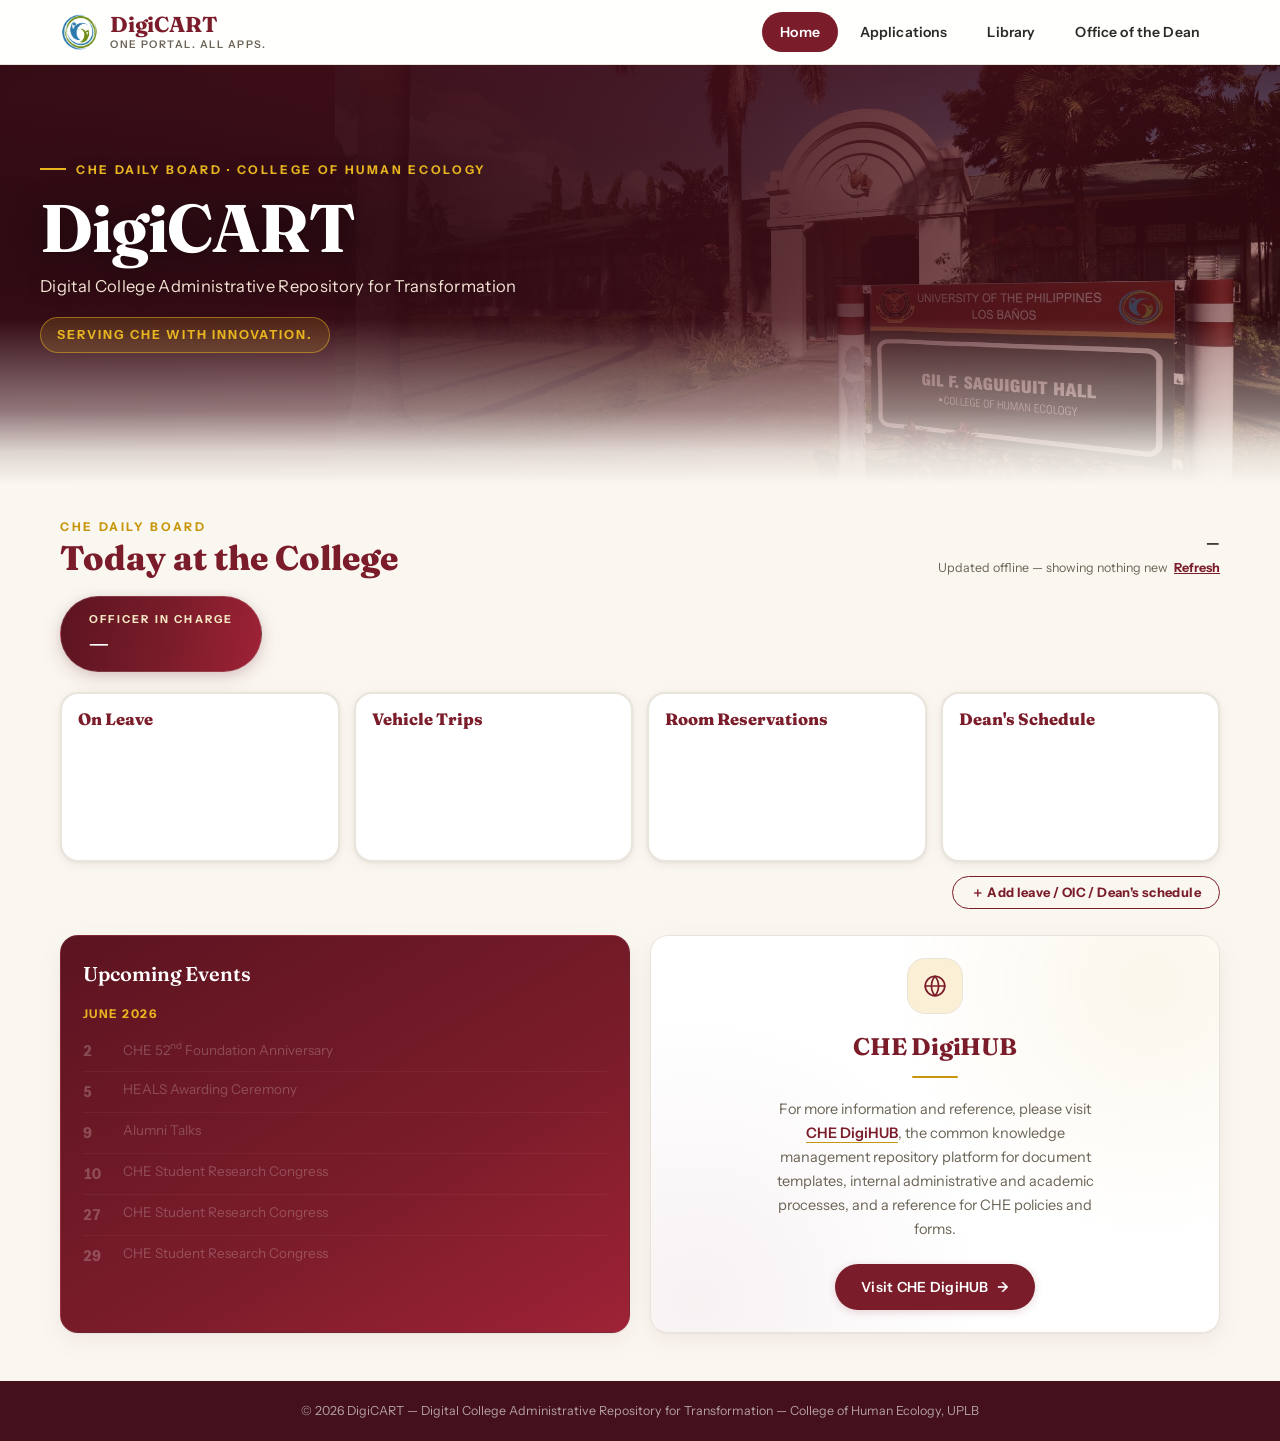
<file: index.html>
<!DOCTYPE html>
<html lang="en">
<head>
  <meta charset="UTF-8" />
  <meta name="viewport" content="width=device-width, initial-scale=1.0" />
  <title>DigiCART – Home</title>
  <link rel="preconnect" href="https://fonts.googleapis.com" />
  <link rel="preconnect" href="https://fonts.gstatic.com" crossorigin />
  <link href="https://fonts.googleapis.com/css2?family=Fraunces:opsz,wght@9..144,500;9..144,600;9..144,700&family=Instrument+Sans:wght@400;500;600;700&display=swap" rel="stylesheet" />
  <link rel="stylesheet" href="css/style.css" />
  <!-- Favicons -->
  <link rel="icon" href="favicon.ico" sizes="any" />
  <link rel="icon" type="image/png" sizes="32x32" href="favicon-32x32.png" />
  <link rel="icon" type="image/png" sizes="16x16" href="favicon-16x16.png" />
  <link rel="apple-touch-icon" href="apple-touch-icon.png" />
</head>
<body>

  <a class="skip-link" href="#main">Skip to content</a>

  <!-- SITE HEADER: brand + nav -->
  <header class="site-head">
    <div class="site-head-inner">
      <a class="brand" href="index.html" aria-label="DigiCART home">
        <img src="assets/che-logo.png" alt="College of Human Ecology logo" class="brand-logo" onerror="this.style.display='none'" />
        <span class="brand-word">
          <strong>DigiCART</strong>
          <span>One portal. All apps.</span>
        </span>
      </a>
      <nav class="apps-nav" aria-label="Main Navigation">
        <div class="nav-inner">
          <a href="index.html" class="nav-item active" aria-current="page">Home</a>
          <a href="apps.html" class="nav-item">Applications</a>
          <a href="library.html" class="nav-item">Library</a>
          <a href="chedo.html" class="nav-item special-nav">Office of the Dean</a>
        </div>
      </nav>
    </div>
  </header>

  <!-- HERO -->
  <section class="hero" aria-labelledby="hero-title">
    <div class="hero-bg" aria-hidden="true"></div>
    <div class="hero-content">
      <p class="hero-eyebrow">CHE Daily Board · College of Human Ecology</p>
      <h1 class="logo-title" id="hero-title">DigiCART</h1>
      <p class="logo-subtitle">Digital College Administrative Repository for Transformation</p>
      <p class="tagline" id="tagline">Makaekolohiyang Araw!</p>
    </div>
  </section>

  <!-- HOME CONTENT -->
  <main class="page-section" id="main">
<!-- ▼ COPY FROM HERE ▼ ═══════════════════════════════════════ -->
<section id="dc-today">
<style>
  #dc-today {
    /* Tokens mirror DigiCART's own :root variables (css/style.css) so the
       widget matches exactly. If style.css's palette ever changes, update
       these to match — no other part of the widget needs touching. */
    --dc-maroon: #7B1C2A;
    --dc-maroon-deep: #5C1420;
    --dc-maroon-soft: #9e2236;
    --dc-gold: #C8960C;
    --dc-gold-soft: #f5e7c4;
    --dc-paper: #FFFFFF;
    --dc-ink: #2C2A24;
    --dc-ink-soft: #6B6355;
    --dc-line: #E8E5DC;
    --dc-radius: 18px;
    --dc-serif: 'Fraunces', 'Playfair Display', Georgia, 'Times New Roman', serif;
    --dc-sans: 'Instrument Sans', 'Source Sans 3', 'Segoe UI', Arial, sans-serif;

    font-family: var(--dc-sans);
    color: var(--dc-ink);
    margin: 0 0 26px;
  }
  #dc-today *, #dc-today *::before, #dc-today *::after { box-sizing: border-box; }

  /* ── Header row ── */
  #dc-today .dc-head {
    display: flex; align-items: flex-end; justify-content: space-between;
    gap: 16px; flex-wrap: wrap; margin-bottom: 18px;
  }
  #dc-today .dc-eyebrow {
    font-size: 12px; font-weight: 700; letter-spacing: .22em;
    text-transform: uppercase; color: var(--dc-gold);
    margin: 0 0 4px;
  }
  #dc-today .dc-title {
    font-family: var(--dc-serif);
    font-size: clamp(26px, 3.2vw, 34px);
    font-weight: 800; color: var(--dc-maroon); margin: 0; line-height: 1.1;
  }
  #dc-today .dc-datemeta { text-align: right; }
  #dc-today .dc-date { font-weight: 700; font-size: 15px; color: var(--dc-ink); margin: 0; }
  #dc-today .dc-refreshed { font-size: 12.5px; color: var(--dc-ink-soft); margin: 3px 0 0; }
  #dc-today .dc-warn-flag {
    color: #a15a00; cursor: help; margin-left: 6px; font-weight: 700;
  }
  #dc-today .dc-refreshed button {
    background: none; border: none; color: var(--dc-maroon); font: inherit;
    font-weight: 700; cursor: pointer; padding: 0 0 0 6px; text-decoration: underline;
  }

  /* ── OIC duty pill (signature element) ── */
  #dc-today .dc-oic {
    display: inline-flex; align-items: center; gap: 14px;
    background: linear-gradient(100deg, var(--dc-maroon-deep), var(--dc-maroon) 55%, var(--dc-maroon-soft));
    border: 1px solid rgba(255,255,255,.14);
    border-radius: 999px;
    padding: 14px 28px; margin-bottom: 20px;
    box-shadow: 0 6px 20px rgba(123,28,42,.18), 0 2px 8px rgba(0,0,0,.08);
    max-width: 100%;
  }
  #dc-today .dc-oic-label {
    font-size: 11px; font-weight: 700; letter-spacing: .2em;
    text-transform: uppercase; color: var(--dc-gold-soft); margin: 0 0 2px;
  }
  #dc-today .dc-oic-name {
    font-family: var(--dc-serif); font-size: clamp(18px, 2.3vw, 23px);
    font-weight: 700; color: #fff; margin: 0; line-height: 1.15;
    overflow-wrap: anywhere;
  }
  #dc-today .dc-oic-sub { font-size: 13px; color: #e9d9da; margin: 2px 0 0; }
  #dc-today .dc-oic-sub:empty { display: none; }

  /* ── Card grid ── */
  #dc-today .dc-grid {
    display: grid; gap: 14px;
    grid-template-columns: repeat(4, minmax(0, 1fr));
  }
  @media (max-width: 980px) {
    #dc-today .dc-grid { grid-template-columns: repeat(2, minmax(0, 1fr)); }
  }
  @media (max-width: 560px) {
    #dc-today .dc-grid { grid-template-columns: 1fr; }
  }
  #dc-today .dc-card {
    background: var(--dc-paper);
    border: 2px solid var(--dc-line);
    border-radius: var(--dc-radius);
    padding: 16px 16px 14px;
    box-shadow: 0 2px 12px rgba(123,28,42,.08), 0 1px 3px rgba(0,0,0,.06);
    min-height: 170px;
    min-width: 0;
    transition: box-shadow .22s ease, transform .22s ease;
    opacity: 0;
    animation: dcCardIn .5s cubic-bezier(0.22, 0.8, 0.3, 1) forwards;
  }
  #dc-today .dc-card:nth-child(1) { animation-delay: .10s; }
  #dc-today .dc-card:nth-child(2) { animation-delay: .18s; }
  #dc-today .dc-card:nth-child(3) { animation-delay: .26s; }
  #dc-today .dc-card:nth-child(4) { animation-delay: .34s; }
  #dc-today .dc-card:hover {
    box-shadow: 0 2px 4px rgba(44,42,36,.06), 0 14px 34px rgba(123,28,42,.14);
    transform: translateY(-2px);
  }
  @keyframes dcCardIn {
    from { opacity: 0; transform: translateY(14px); }
    to   { opacity: 1; transform: translateY(0); }
  }
  #dc-today .dc-card h3 {
    font-family: var(--dc-serif); font-size: 16.5px; font-weight: 800;
    color: var(--dc-maroon); margin: 0 0 2px; line-height: 1.2;
  }
  #dc-today .dc-card .dc-count {
    font-size: 11.5px; color: var(--dc-ink-soft); margin: 0 0 10px;
  }

  #dc-today .dc-list { list-style: none; margin: 0; padding: 0; }
  #dc-today .dc-list li {
    display: flex; align-items: baseline; gap: 8px;
    padding: 8px 0; border-bottom: 1px dashed var(--dc-line);
  }
  #dc-today .dc-list li:last-child { border-bottom: none; }

  /* Stacked layout for time-based entries (trips, rooms, Dean's schedule) —
     puts the time on its own line above the title so it never gets forced
     into an awkward mid-word wrap in a narrow column. */
  #dc-today .dc-list li.dc-stacked {
    display: flex; flex-direction: column; align-items: flex-start; gap: 2px;
    position: relative; padding-right: 22px;
  }
  #dc-today .dc-list li.dc-stacked .dc-time {
    width: auto; color: var(--dc-gold-soft);
    background: var(--dc-maroon); border-radius: 5px;
    padding: 1px 7px; font-size: 11.5px;
  }
  #dc-today .dc-list li.dc-stacked .dc-who { width: 100%; }
  #dc-today .dc-list li.dc-stacked .dc-del { position: absolute; top: 6px; right: 0; }

  #dc-today .dc-who { flex: 1; min-width: 0; }
  #dc-today .dc-who b { font-size: 14px; font-weight: 700; line-height: 1.3; }
  #dc-today .dc-who span { display: block; font-size: 12px; color: var(--dc-ink-soft); line-height: 1.35; }

  #dc-today .dc-badge {
    flex: none; font-size: 11px; font-weight: 700; letter-spacing: .04em;
    padding: 3px 9px; border-radius: 999px; white-space: nowrap;
  }
  #dc-today .dc-badge--full { background: var(--dc-maroon); color: #fff; }
  #dc-today .dc-badge--half { background: var(--dc-gold-soft); color: #7a5408; border: 1px solid var(--dc-gold); }
  #dc-today .dc-badge--business { background: #fff; color: var(--dc-maroon-soft); border: 1.5px solid var(--dc-maroon-soft); }

  #dc-today .dc-time {
    flex: none; font-weight: 700; font-size: 13px;
    color: var(--dc-maroon); font-variant-numeric: tabular-nums;
  }
  #dc-today .dc-trip b { display: block; font-size: 14px; }
  #dc-today .dc-trip span { display: block; font-size: 12px; color: var(--dc-ink-soft); }

  #dc-today .dc-empty {
    display: grid; place-items: center; text-align: center;
    padding: 26px 10px; color: var(--dc-ink-soft); font-size: 14px;
  }
  #dc-today .dc-empty b { color: var(--dc-maroon); display: block; margin-bottom: 2px; font-size: 15px; }

  #dc-today .dc-del {
    flex: none; border: none; background: none; color: #c2a08f;
    font-size: 15px; line-height: 1; cursor: pointer; padding: 2px 4px;
  }
  #dc-today .dc-del:hover { color: var(--dc-maroon); }

  /* ── Footer / admin ── */
  #dc-today .dc-foot {
    display: flex; justify-content: flex-end; margin-top: 14px;
  }
  #dc-today .dc-addbtn {
    font: 700 13px/1 var(--dc-sans); letter-spacing: .03em;
    color: var(--dc-maroon); background: none;
    border: 1.5px solid var(--dc-maroon); border-radius: 999px;
    padding: 9px 18px; cursor: pointer; transition: background .15s, color .15s;
  }
  #dc-today .dc-addbtn:hover { background: var(--dc-maroon); color: #fff; }

  /* ── Modal ── */
  #dc-today .dc-overlay {
    position: fixed; inset: 0; background: rgba(43, 20, 12, .5);
    display: none; align-items: flex-start; justify-content: center;
    padding: 6vh 16px; z-index: 999; overflow-y: auto;
  }
  #dc-today .dc-overlay.open { display: flex; }
  #dc-today .dc-modal {
    background: var(--dc-paper); border-radius: var(--dc-radius);
    width: 100%; max-width: 460px; padding: 22px 24px 24px;
    border-top: 5px solid var(--dc-gold);
    box-shadow: 0 20px 50px rgba(0,0,0,.3);
  }
  #dc-today .dc-modal h4 {
    font-family: var(--dc-serif); color: var(--dc-maroon);
    font-size: 20px; margin: 0 0 14px;
  }
  #dc-today .dc-tabs { display: flex; gap: 6px; margin-bottom: 16px; flex-wrap: wrap; }
  #dc-today .dc-tab {
    font: 700 12.5px/1 var(--dc-sans); padding: 8px 14px; cursor: pointer;
    border: 1px solid var(--dc-line); border-radius: 999px;
    background: #fff; color: var(--dc-ink-soft);
  }
  #dc-today .dc-tab.active { background: var(--dc-maroon); border-color: var(--dc-maroon); color: #fff; }

  #dc-today .dc-field { margin-bottom: 12px; }
  #dc-today .dc-field label {
    display: block; font-size: 12px; font-weight: 700;
    letter-spacing: .06em; text-transform: uppercase;
    color: var(--dc-ink-soft); margin-bottom: 4px;
  }
  #dc-today .dc-field input, #dc-today .dc-field select {
    width: 100%; font: 15px var(--dc-sans); color: var(--dc-ink);
    padding: 9px 11px; border: 1px solid var(--dc-line); border-radius: 8px;
    background: #fff;
  }
  #dc-today .dc-field input:focus, #dc-today .dc-field select:focus {
    outline: 2px solid var(--dc-gold); outline-offset: 1px; border-color: var(--dc-gold);
  }
  #dc-today .dc-row2 { display: grid; grid-template-columns: 1fr 1fr; gap: 10px; }
  #dc-today .dc-modal-actions { display: flex; gap: 10px; justify-content: flex-end; margin-top: 18px; }
  #dc-today .dc-btn {
    font: 700 14px/1 var(--dc-sans); padding: 10px 20px;
    border-radius: 999px; cursor: pointer; border: 1.5px solid var(--dc-maroon);
  }
  #dc-today .dc-btn--primary { background: var(--dc-maroon); color: #fff; }
  #dc-today .dc-btn--primary:hover { background: var(--dc-maroon-deep); }
  #dc-today .dc-btn--ghost { background: none; color: var(--dc-maroon); }
  #dc-today .dc-msg { font-size: 13.5px; margin: 10px 0 0; min-height: 18px; }
  #dc-today .dc-msg.err { color: #a11212; }
  #dc-today .dc-msg.ok { color: #1c7a2e; }

  #dc-today .dc-demo-tag {
    display: inline-block; font-size: 11px; font-weight: 700; letter-spacing: .08em;
    color: #7a5408; background: var(--dc-gold-soft); border: 1px solid var(--dc-gold);
    border-radius: 999px; padding: 2px 9px; margin-left: 8px; vertical-align: middle;
  }

  @media (max-width: 560px) {
    #dc-today .dc-datemeta { text-align: left; }
    #dc-today .dc-oic { gap: 13px; padding: 15px 16px; }
  }
  @media (prefers-reduced-motion: reduce) {
    #dc-today * { transition: none !important; animation: none !important; }
    #dc-today .dc-card { opacity: 1 !important; transform: none !important; }
  }
</style>

<!-- Header -->
<div class="dc-head">
  <div>
    <p class="dc-eyebrow">CHE Daily Board</p>
    <h2 class="dc-title">Today at the College</h2>
  </div>
  <div class="dc-datemeta">
    <p class="dc-date" id="dc-date">—</p>
    <p class="dc-refreshed">Updated <span id="dc-updated">—</span><button type="button" id="dc-refresh">Refresh</button><span id="dc-warn" class="dc-warn-flag" hidden>⚠ some data may be incomplete</span></p>
  </div>
</div>

<!-- OIC duty pill -->
<div class="dc-oic" id="dc-oic">
  <div>
    <p class="dc-oic-label" id="dc-oic-label">Officer in Charge</p>
    <p class="dc-oic-name" id="dc-oic-name">—</p>
    <p class="dc-oic-sub" id="dc-oic-sub"></p>
  </div>
</div>

<!-- Cards -->
<div class="dc-grid">
  <div class="dc-card">
    <h3>On Leave</h3>
    <p class="dc-count" id="dc-leaves-count">&nbsp;</p>
    <div id="dc-leaves"></div>
  </div>
  <div class="dc-card">
    <h3>Vehicle Trips</h3>
    <p class="dc-count" id="dc-trips-count">&nbsp;</p>
    <div id="dc-trips"></div>
  </div>
  <div class="dc-card">
    <h3>Room Reservations</h3>
    <p class="dc-count" id="dc-rooms-count">&nbsp;</p>
    <div id="dc-rooms"></div>
  </div>
  <div class="dc-card">
    <h3 id="dc-dean-title">Dean's Schedule</h3>
    <p class="dc-count" id="dc-dean-count">&nbsp;</p>
    <div id="dc-dean"></div>
  </div>
</div>

<div class="dc-foot">
  <button type="button" class="dc-addbtn" id="dc-open-admin">＋ Add leave / OIC / Dean's schedule</button>
</div>

<!-- Admin modal -->
<div class="dc-overlay" id="dc-overlay">
  <div class="dc-modal" role="dialog" aria-modal="true" aria-labelledby="dc-modal-title">
    <h4 id="dc-modal-title">Add to today's board</h4>
    <div class="dc-tabs">
      <button type="button" class="dc-tab active" data-tab="leave">Leave / Half day</button>
      <button type="button" class="dc-tab" data-tab="oic">OIC</button>
      <button type="button" class="dc-tab" data-tab="dean">Dean's schedule</button>
    </div>

    <!-- Leave form -->
    <div data-pane="leave">
      <div class="dc-field"><label>Name</label><input id="lv-name" placeholder="e.g., Maria D. Santos"></div>
      <div class="dc-field"><label>Department / Unit</label><input id="lv-dept" placeholder="e.g., Office of the Dean"></div>
      <div class="dc-row2">
        <div class="dc-field"><label>Type</label>
          <select id="lv-type"><option>Leave</option><option>Half Day</option><option>On Business</option></select>
        </div>
        <div class="dc-field" id="lv-half-wrap" style="visibility:hidden"><label>Half</label>
          <select id="lv-half"><option>Morning</option><option>Afternoon</option></select>
        </div>
      </div>
      <div class="dc-row2">
        <div class="dc-field"><label>From</label><input type="date" id="lv-start"></div>
        <div class="dc-field"><label>To</label><input type="date" id="lv-end"></div>
      </div>
    </div>

    <!-- OIC form -->
    <div data-pane="oic" hidden>
      <div class="dc-field"><label>Name</label><input id="oic-name" placeholder="e.g., Assoc. Dean Juan R. Cruz"></div>
      <div class="dc-field"><label>Position (optional)</label><input id="oic-pos" placeholder="e.g., Associate Dean"></div>
      <div class="dc-row2">
        <div class="dc-field"><label>From</label><input type="date" id="oic-start"></div>
        <div class="dc-field"><label>To</label><input type="date" id="oic-end"></div>
      </div>
    </div>

    <!-- Dean schedule form -->
    <div data-pane="dean" hidden>
      <div class="dc-field"><label>Activity</label><input id="dn-act" placeholder="e.g., Executive Committee Meeting"></div>
      <div class="dc-field"><label>Location (optional)</label><input id="dn-loc" placeholder="e.g., OC Conference Room"></div>
      <div class="dc-field"><label>Date</label><input type="date" id="dn-date"></div>
      <div class="dc-row2">
        <div class="dc-field"><label>Start</label><input type="time" id="dn-start"></div>
        <div class="dc-field"><label>End (optional)</label><input type="time" id="dn-end"></div>
      </div>
    </div>

    <div class="dc-field"><label>Admin passcode</label><input type="password" id="dc-pass" placeholder="Ask the Dean's office"></div>
    <p class="dc-msg" id="dc-msg"></p>
    <div class="dc-modal-actions">
      <button type="button" class="dc-btn dc-btn--ghost" id="dc-cancel">Cancel</button>
      <button type="button" class="dc-btn dc-btn--primary" id="dc-save">Save entry</button>
    </div>
  </div>
</div>

<script>
(function () {
  "use strict";

  /* ══════════════════════════════════════════════════════════
     CONFIG — paste your Apps Script Web App URL here.
     While it is empty, the widget runs on sample data.
     ══════════════════════════════════════════════════════════ */
  var API_URL = "https://script.google.com/macros/s/AKfycbwT7dkIdQfSCGD1nrh_sIyb1isj2vLgxUrAcdk5cSo-cAgLa14ancn3lGmSs4-J-R6N/exec";                 // e.g. "https://script.google.com/macros/s/AKfycb.../exec"
  var REFRESH_MINUTES = 5;          // auto-refresh interval

  var $ = function (id) { return document.getElementById(id); };
  var state = { data: null, pass: sessionStorage.getItem("dcPass") || "" };

  /* ---------- sample data for previewing the design ---------- */
  function sampleData() {
    var now = new Date();
    return {
      ok: true,
      dateLabel: now.toLocaleDateString("en-PH", { weekday: "long", year: "numeric", month: "long", day: "numeric" }),
      generatedAt: now.toLocaleTimeString("en-PH", { hour: "numeric", minute: "2-digit" }),
      deanName: "Dean Ma. Cristina B. Reyes",
      oic: null,
      leaves: [
        { name: "Jose P. Alvarez", department: "Dept. of Human & Family Dev't Studies", type: "Leave", half: "" },
        { name: "Karen L. Uy", department: "Institute of Human Nutrition & Food", type: "Half Day", half: "Morning" },
        { name: "Ramon T. Dela Peña", department: "Office of the Dean", type: "Half Day", half: "Afternoon" },
        { name: "Sofia M. Bautista", department: "CHE OCS", type: "On Business", half: "" }
      ],
      trips: [
        { time: "8:00 AM", venue: "UPLB Main Library", driver: "Mang Ben Ocampo", vehicle: "Toyota Hiace (SKD 1234)" },
        { time: "1:30 PM", venue: "DOST-PCAARRD, Los Baños", driver: "Mang Ben Ocampo", vehicle: "Toyota Hiace (SKD 1234)" }
      ],
      rooms: [
        { time: "9:00 AM – 11:00 AM", venue: "CHE Conference Room A", purpose: "Thesis Defense — BS Nutrition" },
        { time: "1:00 PM – 3:00 PM", venue: "CHE Auditorium", purpose: "General Assembly — CHE Faculty" }
      ],
      deanSchedule: [
        { startTime: "9:00 AM", endTime: "11:00 AM", activity: "Executive Committee Meeting", location: "OC Conference Room" },
        { startTime: "2:00 PM", endTime: "", activity: "Courtesy visit — CHED Region IV-A", location: "Dean's Office" }
      ]
    };
  }

  /* ---------- rendering ---------- */
  function esc(s) {
    return String(s == null ? "" : s).replace(/[&<>"']/g, function (c) {
      return { "&": "&amp;", "<": "&lt;", ">": "&gt;", '"': "&quot;", "'": "&#39;" }[c];
    });
  }

  function emptyBlock(title, sub) {
    return '<div class="dc-empty"><div><b>' + esc(title) + "</b>" + esc(sub) + "</div></div>";
  }

  function delBtn(sheet, row) {
    if (!state.pass || row == null) return "";
    return '<button type="button" class="dc-del" title="Remove entry" data-del-sheet="' +
      sheet + '" data-del-row="' + row + '">✕</button>';
  }

  function render(d) {
    state.data = d;

    // Each section renders independently — if one throws (a bad value in a
    // single record, for instance), the rest of the board still updates
    // instead of the whole render() call silently stopping partway through.
    var safeSection = function (label, fn) {
      try { fn(); } catch (err) { console.error("DigiCART render error in '" + label + "':", err); }
    };

    safeSection("header", function () {
      $("dc-date").textContent = d.dateLabel || "";
      $("dc-updated").textContent = d.generatedAt || "";
      var demoTag = $("dc-demo");
      if (demoTag) demoTag.hidden = !!API_URL;
    });

    safeSection("warnings", function () {
      var warnEl = $("dc-warn");
      if (warnEl) {
        if (d.warnings && d.warnings.length) {
          warnEl.hidden = false;
          warnEl.title = d.warnings.join("\n");
          console.warn("DigiCART dashboard — some sections failed to load:", d.warnings);
        } else {
          warnEl.hidden = true;
          warnEl.title = "";
        }
      }
    });

    safeSection("oic", function () {
      var deanTitleEl = $("dc-dean-title");
      if (d.oic && d.oic.name) {
        $("dc-oic-label").textContent = "Officer in Charge";
        $("dc-oic-name").textContent = d.oic.name;
        $("dc-oic-sub").textContent = d.oic.position ? d.oic.position : "Designated OIC for today";
        if (deanTitleEl) deanTitleEl.textContent = "OIC Schedule";
      } else {
        $("dc-oic-label").textContent = "In Charge Today";
        $("dc-oic-name").textContent = d.deanName || "The Dean";
        $("dc-oic-sub").textContent = "";
        if (deanTitleEl) deanTitleEl.textContent = "Dean's Schedule";
      }
    });

    safeSection("leaves", function () {
      var lv = d.leaves || [];
      $("dc-leaves-count").textContent = lv.length
        ? lv.length + (lv.length === 1 ? " person is out today" : " people are out today")
        : "";
      $("dc-leaves").innerHTML = lv.length
        ? '<ul class="dc-list">' + lv.map(function (p) {
            var badge = p.type === "Half Day"
              ? '<span class="dc-badge dc-badge--half">½ day · ' + esc(p.half === "Afternoon" ? "PM" : "AM") + "</span>"
              : p.type === "On Business"
                ? '<span class="dc-badge dc-badge--business">On business</span>'
                : '<span class="dc-badge dc-badge--full">On leave</span>';
            return "<li><div class='dc-who'><b>" + esc(p.name) + "</b><span>" + esc(p.department) +
                   "</span></div>" + badge + delBtn("Leaves", p.row) + "</li>";
          }).join("") + "</ul>"
        : emptyBlock("All present", "No leaves recorded for today.");
    });

    safeSection("trips", function () {
      var tr = d.trips || [];
      $("dc-trips-count").textContent = tr.length
        ? tr.length + (tr.length === 1 ? " approved trip" : " approved trips")
        : "";
      $("dc-trips").innerHTML = tr.length
        ? '<ul class="dc-list">' + tr.map(function (t) {
            return "<li class='dc-stacked'><span class='dc-time'>" + esc(t.time || "—") + "</span>" +
                   "<div class='dc-who dc-trip'><b>" + esc(t.venue) + "</b><span>" +
                   esc(t.driver) + (t.vehicle ? " · " + esc(t.vehicle) : "") + "</span></div></li>";
          }).join("") + "</ul>"
        : emptyBlock("Vehicle available", "No approved trips today.");
    });

    safeSection("rooms", function () {
      var rm = d.rooms || [];
      $("dc-rooms-count").textContent = rm.length
        ? rm.length + (rm.length === 1 ? " approved reservation" : " approved reservations")
        : "";
      $("dc-rooms").innerHTML = rm.length
        ? '<ul class="dc-list">' + rm.map(function (r) {
            return "<li class='dc-stacked'><span class='dc-time'>" + esc(r.time || "—") + "</span>" +
                   "<div class='dc-who dc-trip'><b>" + esc(r.venue) + "</b>" +
                   (r.purpose ? "<span>" + esc(r.purpose) + "</span>" : "") + "</div></li>";
          }).join("") + "</ul>"
        : emptyBlock("Rooms open", "No approved reservations today.");
    });

    safeSection("deanSchedule", function () {
      var dn = d.deanSchedule || [];
      var whoLabel = (d.oic && d.oic.name) ? "the OIC" : "the Dean";
      $("dc-dean-count").textContent = dn.length
        ? dn.length + (dn.length === 1 ? " activity today" : " activities today")
        : "";
      $("dc-dean").innerHTML = dn.length
        ? '<ul class="dc-list">' + dn.map(function (a) {
            var time = a.startTime ? a.startTime + (a.endTime ? "–" + a.endTime : "") : "—";
            return "<li class='dc-stacked'><span class='dc-time'>" + esc(time) + "</span>" +
                   "<div class='dc-who dc-trip'><b>" + esc(a.activity) + "</b>" +
                   (a.location ? "<span>" + esc(a.location) + "</span>" : "") + "</div>" +
                   delBtn("DeanSchedule", a.row) + "</li>";
          }).join("") + "</ul>"
        : emptyBlock("Open day", "No scheduled activities for " + whoLabel + ".");
    });

    safeSection("deleteButtons", function () {
      document.querySelectorAll("#dc-today [data-del-row]").forEach(function (btn) {
        btn.addEventListener("click", function () {
          if (!confirm("Remove this entry?")) return;
          post({ action: "deleteRow", sheet: btn.getAttribute("data-del-sheet"),
                 row: btn.getAttribute("data-del-row") }, function () { load(); });
        });
      });
    });
  }

  /* ---------- data loading ---------- */
  function load() {
    if (!API_URL) { render(sampleData()); return; }
    $("dc-updated").textContent = "…";
    fetch(API_URL + "?action=today")
      .then(function (r) { return r.json(); })
      .then(function (d) {
        if (d.ok) render(d);
        else $("dc-updated").textContent = "error — " + (d.error || "unknown");
      })
      .catch(function () { $("dc-updated").textContent = "offline — showing nothing new"; });
  }

  function post(payload, done) {
    if (payload.passcode === undefined) payload.passcode = state.pass;
    if (!API_URL) { alert("Connect the Apps Script API first (API_URL is empty)."); return; }
    fetch(API_URL, {
      method: "POST",
      headers: { "Content-Type": "text/plain;charset=utf-8" }, // avoids CORS preflight
      body: JSON.stringify(payload)
    })
    .then(function (r) { return r.json(); })
    .then(function (d) { done(d && d.ok, d && d.error); })
    .catch(function () { done(false, "Could not reach the server."); });
  }

  /* ---------- modal ---------- */
  var overlay = $("dc-overlay"), activeTab = "leave";

  function openModal() {
    var today = new Date().toISOString().slice(0, 10);
    ["lv-start", "lv-end", "oic-start", "oic-end", "dn-date"].forEach(function (id) {
      if (!$(id).value) $(id).value = today;
    });
    $("dc-pass").value = state.pass;
    setMsg("", "");
    overlay.classList.add("open");
  }
  function closeModal() { overlay.classList.remove("open"); }
  function setMsg(text, cls) { var m = $("dc-msg"); m.textContent = text; m.className = "dc-msg " + cls; }

  $("dc-open-admin").addEventListener("click", openModal);
  $("dc-cancel").addEventListener("click", closeModal);
  overlay.addEventListener("click", function (e) { if (e.target === overlay) closeModal(); });
  document.addEventListener("keydown", function (e) { if (e.key === "Escape") closeModal(); });

  document.querySelectorAll("#dc-today .dc-tab").forEach(function (tab) {
    tab.addEventListener("click", function () {
      activeTab = tab.getAttribute("data-tab");
      document.querySelectorAll("#dc-today .dc-tab").forEach(function (t) {
        t.classList.toggle("active", t === tab);
      });
      document.querySelectorAll("#dc-today [data-pane]").forEach(function (p) {
        p.hidden = p.getAttribute("data-pane") !== activeTab;
      });
      setMsg("", "");
    });
  });

  $("lv-type").addEventListener("change", function () {
    $("lv-half-wrap").style.visibility = this.value === "Half Day" ? "visible" : "hidden";
  });

  $("dc-save").addEventListener("click", function () {
    var candidatePass = $("dc-pass").value.trim();
    if (!candidatePass) { setMsg("Enter the admin passcode.", "err"); return; }

    var payload;
    if (activeTab === "leave") {
      payload = { action: "addLeave", name: $("lv-name").value.trim(),
        department: $("lv-dept").value.trim(), type: $("lv-type").value,
        half: $("lv-type").value === "Half Day" ? $("lv-half").value : "",
        startDate: $("lv-start").value, endDate: $("lv-end").value || $("lv-start").value };
      if (!payload.name) { setMsg("Name is required.", "err"); return; }
    } else if (activeTab === "oic") {
      payload = { action: "addOIC", name: $("oic-name").value.trim(),
        position: $("oic-pos").value.trim(),
        startDate: $("oic-start").value, endDate: $("oic-end").value || $("oic-start").value };
      if (!payload.name) { setMsg("Name is required.", "err"); return; }
    } else {
      payload = { action: "addDeanItem", activity: $("dn-act").value.trim(),
        location: $("dn-loc").value.trim(), date: $("dn-date").value,
        startTime: $("dn-start").value ? fmtTime($("dn-start").value) : "",
        endTime: $("dn-end").value ? fmtTime($("dn-end").value) : "" };
      if (!payload.activity) { setMsg("Activity is required.", "err"); return; }
    }

    payload.passcode = candidatePass; // send as a candidate — not yet trusted client-side

    setMsg("Saving…", "");
    post(payload, function (ok, err) {
      if (ok) {
        // Server confirmed the passcode is correct — only now remember it
        // and unlock the ✕ delete buttons for the rest of this browser tab.
        state.pass = candidatePass;
        sessionStorage.setItem("dcPass", candidatePass);
        setMsg("Saved. The board will refresh.", "ok");
        ["lv-name", "lv-dept", "oic-name", "oic-pos", "dn-act", "dn-loc"].forEach(function (id) { $(id).value = ""; });
        load();
        setTimeout(closeModal, 900);
      } else {
        setMsg(err || "Could not save.", "err");
      }
    });
  });

  function fmtTime(hhmm) { // "14:30" -> "2:30 PM"
    var p = hhmm.split(":"), h = +p[0], m = p[1];
    var ap = h >= 12 ? "PM" : "AM"; h = h % 12 || 12;
    return h + ":" + m + " " + ap;
  }

  $("dc-refresh").addEventListener("click", load);
  load();
  setInterval(load, REFRESH_MINUTES * 60 * 1000);
})();
</script>
</section>
<!-- ▲ COPY UP TO HERE ▲ ══════════════════════════════════════ -->

    <div class="home-grid">

      <!-- Upcoming Events -->
      <div class="sidebar-card events-card">
        <h2 class="sidebar-title">Upcoming Events</h2>
        <div class="events-list" id="eventsList"></div>
      </div>

      <!-- DigiHUB Reference -->
      <div class="sidebar-card digihub-card">
        <div class="digihub-emblem" aria-hidden="true">
          <svg viewBox="0 0 24 24" width="26" height="26" fill="none" stroke="currentColor" stroke-width="1.6" stroke-linecap="round" stroke-linejoin="round">
            <circle cx="12" cy="12" r="9" />
            <path d="M3 12h18" />
            <path d="M12 3a14 14 0 0 1 0 18 14 14 0 0 1 0-18z" />
          </svg>
        </div>
        <h2 class="sidebar-title digihub-title">CHE DigiHUB</h2>
        <p class="digihub-text">
          For more information and reference, please visit
          <a href="https://sites.google.com/up.edu.ph/che-dghub" class="digihub-inline-link" target="_blank" rel="noopener">CHE DigiHUB</a>,
          the common knowledge management repository platform for document templates, internal administrative and academic processes, and a reference for CHE policies and forms.
        </p>
        <a href="https://sites.google.com/up.edu.ph/che-dghub" class="digihub-btn" target="_blank" rel="noopener">
          Visit CHE DigiHUB <span class="digihub-arrow">→</span>
        </a>
      </div>

    </div>
  </main>

  <footer class="site-footer">
    <p>© <span id="footerYear"></span> DigiCART &mdash; Digital College Administrative Repository for Transformation &mdash; College of Human Ecology, UPLB</p>
  </footer>

  <script src="js/data.js"></script>
  <script src="js/main.js"></script>
</body>
</html>
</file>
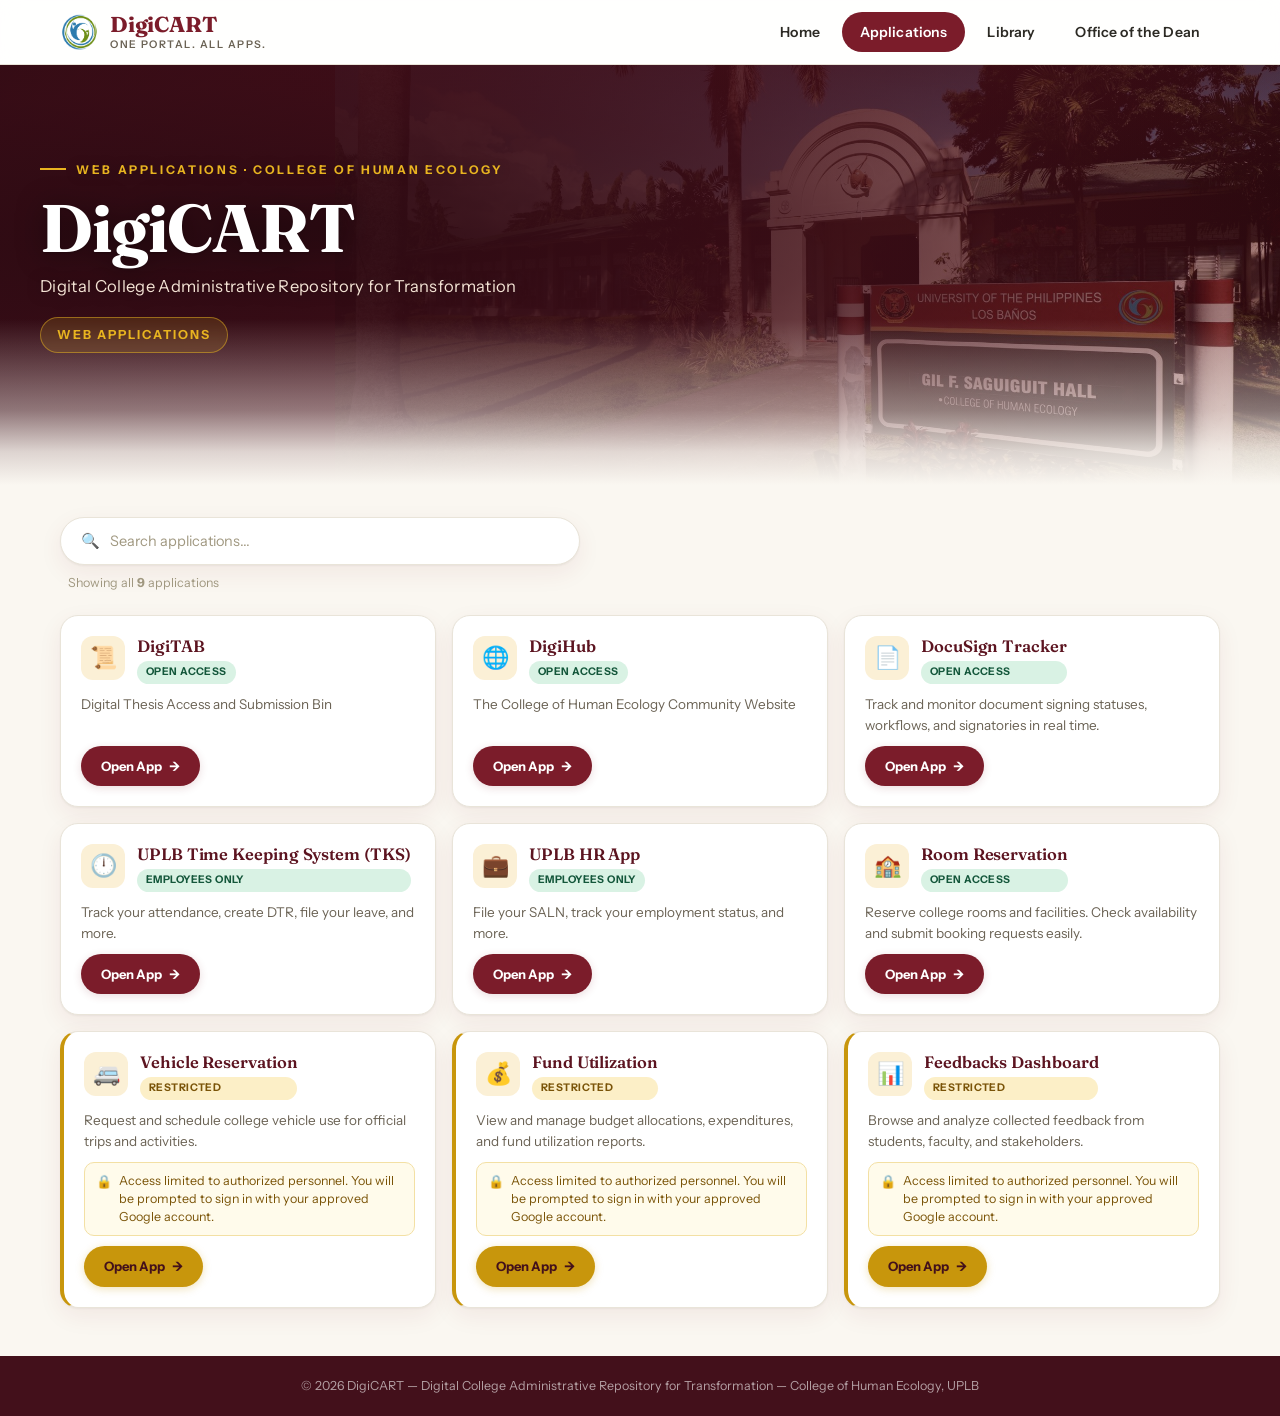
<file: apps.html>
<!DOCTYPE html>
<html lang="en">
<head>
  <meta charset="UTF-8" />
  <meta name="viewport" content="width=device-width, initial-scale=1.0" />
  <title>DigiCART – Applications</title>
  <link rel="preconnect" href="https://fonts.googleapis.com" />
  <link rel="preconnect" href="https://fonts.gstatic.com" crossorigin />
  <link href="https://fonts.googleapis.com/css2?family=Fraunces:opsz,wght@9..144,500;9..144,600;9..144,700&family=Instrument+Sans:wght@400;500;600;700&display=swap" rel="stylesheet" />
  <!-- Google Identity Services -->
  <script src="https://accounts.google.com/gsi/client" async defer></script>
  <link rel="stylesheet" href="css/style.css" />
  <!-- Favicons -->
  <link rel="icon" href="favicon.ico" sizes="any" />
  <link rel="icon" type="image/png" sizes="32x32" href="favicon-32x32.png" />
  <link rel="icon" type="image/png" sizes="16x16" href="favicon-16x16.png" />
  <link rel="apple-touch-icon" href="apple-touch-icon.png" />
</head>
<body>
  <a class="skip-link" href="#main">Skip to content</a>

  <!-- SITE HEADER: brand + nav -->
  <header class="site-head">
    <div class="site-head-inner">
      <a class="brand" href="index.html" aria-label="DigiCART home">
        <img src="assets/che-logo.png" alt="College of Human Ecology logo" class="brand-logo" onerror="this.style.display='none'" />
        <span class="brand-word">
          <strong>DigiCART</strong>
          <span>One portal. All apps.</span>
        </span>
      </a>
      <nav class="apps-nav" aria-label="Main Navigation">
        <div class="nav-inner">
          <a href="index.html" class="nav-item">Home</a>
          <a href="apps.html" class="nav-item active" aria-current="page">Applications</a>
          <a href="library.html" class="nav-item">Library</a>
          <a href="chedo.html" class="nav-item special-nav">Office of the Dean</a>
        </div>
      </nav>
    </div>
  </header>

  <!-- HERO -->
  <section class="hero" aria-labelledby="hero-title">
    <div class="hero-bg" aria-hidden="true"></div>
    <div class="hero-content">
      <p class="hero-eyebrow">Web Applications · College of Human Ecology</p>
      <h1 class="logo-title" id="hero-title">DigiCART</h1>
      <p class="logo-subtitle">Digital College Administrative Repository for Transformation</p>
      <p class="tagline">Web Applications</p>
    </div>
  </section>
  <!-- APPLICATIONS CONTENT -->
  <main class="page-section" id="main">
    <div class="apps-page-wrap">
      <!-- Search Bar -->
      <div class="search-wrap">
        <div class="search-box">
          <span class="search-icon">🔍</span>
          <input
            type="text"
            id="appSearch"
            class="search-input"
            placeholder="Search applications..."
            oninput="filterApps(this.value)"
            autocomplete="off"
          />
          <button class="search-clear" id="searchClear" onclick="clearSearch()" style="display:none;">✕</button>
        </div>
        <p class="search-hint" id="searchHint">Showing all <strong>...</strong> applications</p>
      </div>
      <!-- App Cards -->
      <div class="apps-grid" id="appsGrid">
        <div class="app-card" data-name="digital repository of thesis manuscript">
          <div class="app-card-header">
            <div class="app-icon">📜</div>
            <div class="app-meta">
              <h3 class="app-name">DigiTAB</h3>
              <span class="access-badge open">Open Access</span>
            </div>
          </div>
          <p class="app-desc">Digital Thesis Access and Submission Bin</p>
          <a href="javascript:void(0)" class="app-btn" data-link="https://che-dgtab.uplb.edu.ph" onclick="openApp(this)">
            Open App <span class="arrow">→</span>
          </a>
        </div>

        <div class="app-card" data-name="digihub che community website">
          <div class="app-card-header">
            <div class="app-icon">🌐</div>
            <div class="app-meta">
              <h3 class="app-name">DigiHub</h3>
              <span class="access-badge open">Open Access</span>
            </div>
          </div>
          <p class="app-desc">The College of Human Ecology Community Website</p>
          <a href="javascript:void(0)" class="app-btn" data-link="https://sites.google.com/up.edu.ph/che-dghub" onclick="openApp(this)">
            Open App <span class="arrow">→</span>
          </a>
        </div>

        <div class="app-card" data-name="docusign tracker document signing">
          <div class="app-card-header">
            <div class="app-icon">📄</div>
            <div class="app-meta">
              <h3 class="app-name">DocuSign Tracker</h3>
              <span class="access-badge open">Open Access</span>
            </div>
          </div>
          <p class="app-desc">Track and monitor document signing statuses, workflows, and signatories in real time.</p>
          <a href="javascript:void(0)" class="app-btn" data-link="https://datastudio.google.com/reporting/9c2fcb98-9b4a-47cd-9f34-782ddbe910fd" onclick="openApp(this)">
            Open App <span class="arrow">→</span>
          </a>
        </div>
        <div class="app-card" data-name="UPLB Time Keeping System">
          <div class="app-card-header">
            <div class="app-icon">🕛</div>
            <div class="app-meta">
              <h3 class="app-name">UPLB Time Keeping System (TKS)</h3>
              <span class="access-badge open">Employees Only</span>
            </div>
          </div>
          <p class="app-desc">Track your attendance, create DTR, file your leave, and more.</p>
          <a href="javascript:void(0)" class="app-btn" data-link="https://tks.uplb.edu.ph" onclick="openApp(this)">
            Open App <span class="arrow">→</span>
          </a>
        </div>
        <div class="app-card" data-name="UPLB HR App">
          <div class="app-card-header">
            <div class="app-icon">💼</div>
            <div class="app-meta">
              <h3 class="app-name">UPLB HR App</h3>
              <span class="access-badge open">Employees Only</span>
            </div>
          </div>
          <p class="app-desc">File your SALN, track your employment status, and more.</p>
          <a href="javascript:void(0)" class="app-btn" data-link="https://hr.uplb.edu.ph" onclick="openApp(this)">
            Open App <span class="arrow">→</span>
          </a>
        </div>

        <div class="app-card" data-name="room reservation facility booking">
          <div class="app-card-header">
            <div class="app-icon">🏫</div>
            <div class="app-meta">
              <h3 class="app-name">Room Reservation</h3>
              <span class="access-badge open">Open Access</span>
            </div>
          </div>
          <p class="app-desc">Reserve college rooms and facilities. Check availability and submit booking requests easily.</p>
          <a href="javascript:void(0)" class="app-btn" data-link="https://che-room-reserve.vercel.app/" data-embed="true" data-slug="room-reservation" onclick="openApp(this)">
            Open App <span class="arrow">→</span>
          </a>
        </div>
        
        <div class="app-card restricted" data-name="vehicle reservation transport van">
          <div class="app-card-header">
            <div class="app-icon">🚐</div>
            <div class="app-meta">
              <h3 class="app-name">Vehicle Reservation</h3>
              <span class="access-badge restricted">Restricted</span>
            </div>
          </div>
          <p class="app-desc">Request and schedule college vehicle use for official trips and activities.</p>
          <div class="restriction-note">
            <span class="lock">🔒</span>
            <span>Access limited to authorized personnel. You will be prompted to sign in with your approved Google account.</span>
          </div>
          <!--- ▼ Authorized emails for Vehicle Reservation ▼ --->
          <a href="javascript:void(0)" class="app-btn restricted-btn" data-link="https://che-vehicle-reserve.vercel.app" data-embed="true" data-slug="vehicle-reservation"
             data-emails="crbalasabas@up.edu.ph,
                          edbatas@up.edu.ph,
                          marepomanta@up.edu.ph,
                          mcdacanay@up.edu.ph,
                          ddegala@up.edu.ph,
                          mddimaano4@up.edu.ph,
                          ameusebio@up.edu.ph,
                          bgeusebio1@up.edu.ph,
                          hbexconde@up.edu.ph,
                          kmgironella@up.edu.ph,
                          mrmanalo4@up.edu.ph,
                          ssmorales@up.edu.ph,
                          ldsaucelo@up.edu.ph,
                          lbsolis@up.edu.ph,
                          mrvalenzuela2@up.edu.ph,
                          eaaclas@up.edu.ph,
                          vsangeles@up.edu.ph,
                          canoyjinky16@gmail.com,
                          mprevilleza1@up.edu.ph,
                          semitarafe@gmail.com,
                          rmcabral@up.edu.ph,
                          drescobin@up.edu.ph,
                          asmacapua@up.edu.ph,
                          lbmateo@up.edu.ph,
                          ahpalanginan1@up.edu.ph,
                          amsuizo@up.edu.ph,
                          lmalborida@up.edu.ph,
                          sdencarnacion@up.edu.ph,
                          ryanllamas1988@gmail.com,
                          pcramos1@up.edu.ph,
                          drlampayan@up.edu.ph,
                          danterasgo@gmail.com,
                          jesusftolentino@gmail.com,
                          ilvibal@up.edu.ph,
                          aferana@up.edu.ph,
                          rlvillaran@up.edu.ph,
                          markfrancismartinez384@gmail.com,
                          adherrera1@up.edu.ph,
                          amdelacruz21@up.edu.ph,
                          jrcullat@up.edu.ph,
                          mgsamonte@up.edu.ph,
                          che_do.uplb@up.edu.ph,
                          che.kmo.uplb@up.edu.ph,
                          dsdsche.uplb@up.edu.ph,
                          che_dcerp.uplb@up.edu.ph,
                          dhfds.uplb@up.edu.ph,
                          ihnf-che@up.edu.ph,
                          jpencina@up.edu.ph,
                          che_library.uplb@up.edu.ph"
             onclick="openGatedApp(this)">
            Open App <span class="arrow">→</span>
          </a>
        </div>
        
        <div class="app-card restricted" data-name="fund utilization budget finance expenditure">
          <div class="app-card-header">
            <div class="app-icon">💰</div>
            <div class="app-meta">
              <h3 class="app-name">Fund Utilization</h3>
              <span class="access-badge restricted">Restricted</span>
            </div>
          </div>
          <p class="app-desc">View and manage budget allocations, expenditures, and fund utilization reports.</p>
          <div class="restriction-note">
            <span class="lock">🔒</span>
            <span>Access limited to authorized personnel. You will be prompted to sign in with your approved Google account.</span>
          </div>
          <!--- Change this link for new deployment --->
          <!--- ▼ Authorized emails for Fund Utilization ▼ --->
          <a href="javascript:void(0)" class="app-btn restricted-btn" data-link="https://fund-utilization.vercel.app" data-embed="true" data-slug="fund-utilization"
             data-emails="che_do.uplb@up.edu.ph,
                          che.kmo.uplb@up.edu.ph,
                          dsdsche.uplb@up.edu.ph,
                          che_dcerp.uplb@up.edu.ph,
                          dhfds.uplb@up.edu.ph,
                          ihnf-che@up.edu.ph,
                          jsamparo@up.edu.ph,
                          mrnguyenorca@up.edu.ph,
                          mddimaano4@up.edu.ph,
                          vsangeles@up.edu.ph,
                          ameusebio@up.edu.ph,
                          hbexconde@up.edu.ph,
                          drescobin@up.edu.ph,
                          lmalborida@up.edu.ph,
                          drlampayan@up.edu.ph,
                          rlvillaran@up.edu.ph,
                          jrcullat@up.edu.ph,
                          che_ocs.uplb@up.edu.ph,
                          rzalbor@up.edu.ph,
                          jpencina@up.edu.ph,
                          che_library.uplb@up.edu.ph,
                          bgeusebio1@up.edu.ph"
             onclick="openGatedApp(this)">
            Open App <span class="arrow">→</span>
          </a>
        </div>

        <div class="app-card restricted" data-name="feedbacks dashboard survey responses">
          <div class="app-card-header">
            <div class="app-icon">📊</div>
            <div class="app-meta">
              <h3 class="app-name">Feedbacks Dashboard</h3>
              <span class="access-badge restricted">Restricted</span>
            </div>
          </div>
          <p class="app-desc">Browse and analyze collected feedback from students, faculty, and stakeholders.</p>
          <div class="restriction-note">
            <span class="lock">🔒</span>
            <span>Access limited to authorized personnel. You will be prompted to sign in with your approved Google account.</span>
          </div>
          <!--- Change this link for new deployment --->
          <!--- ▼ Authorized emails for Fund Utilization ▼ --->
          <a href="javascript:void(0)" class="app-btn restricted-btn" data-link="https://che-feedback.vercel.app/" data-embed="true" data-slug="feedbacks-dashboard"
             data-emails="che_do.uplb@up.edu.ph,
                          che.kmo.uplb@up.edu.ph,
                          dsdsche.uplb@up.edu.ph,
                          che_dcerp.uplb@up.edu.ph,
                          dhfds.uplb@up.edu.ph,
                          ihnf-che@up.edu.ph,
                          jsamparo@up.edu.ph,
                          mrnguyenorca@up.edu.ph,
                          mddimaano4@up.edu.ph,
                          vsangeles@up.edu.ph,
                          ameusebio@up.edu.ph,
                          hbexconde@up.edu.ph,
                          drescobin@up.edu.ph,
                          lmalborida@up.edu.ph,
                          drlampayan@up.edu.ph,
                          rlvillaran@up.edu.ph,
                          jrcullat@up.edu.ph,
                          che_ocs.uplb@up.edu.ph,
                          rzalbor@up.edu.ph,
                          jpencina@up.edu.ph,
                          che_library.uplb@up.edu.ph,
                          bgeusebio1@up.edu.ph"
             onclick="openGatedApp(this)">
            Open App <span class="arrow">→</span>
          </a>
        </div>
        
       <!-- <div class="app-card" data-name="feedbacks dashboard survey responses">
          <div class="app-card-header">
            <div class="app-icon">📊</div>
            <div class="app-meta">
              <h3 class="app-name">Feedbacks Dashboard</h3>
              <span class="access-badge open">Open Access</span>
            </div>
          </div>
          <p class="app-desc">Browse and analyze collected feedback from students, faculty, and stakeholders.</p>
          <a href="javascript:void(0)" class="app-btn" data-link="https://che-feedback.vercel.app/" data-embed="true" data-slug="feedbacks-dashboard" onclick="openApp(this)">
            Open App <span class="arrow">→</span>
          </a>
        </div>
      </div> -->
      
      <!-- No results -->
      <div class="no-results" id="noResults" style="display:none;">
        <span class="no-results-icon">🔎</span>
        <p>No applications found for "<span id="noResultsTerm"></span>"</p>
        <button onclick="clearSearch()">Clear search</button>
      </div>
    </div>
  </main>
  <footer class="site-footer">
    <p>© <span id="footerYear"></span> DigiCART &mdash; Digital College Administrative Repository for Transformation &mdash; College of Human Ecology, UPLB</p>
  </footer>
  <script src="js/data.js"></script>
  <script src="js/main.js"></script>
</body>
</html>
</file>
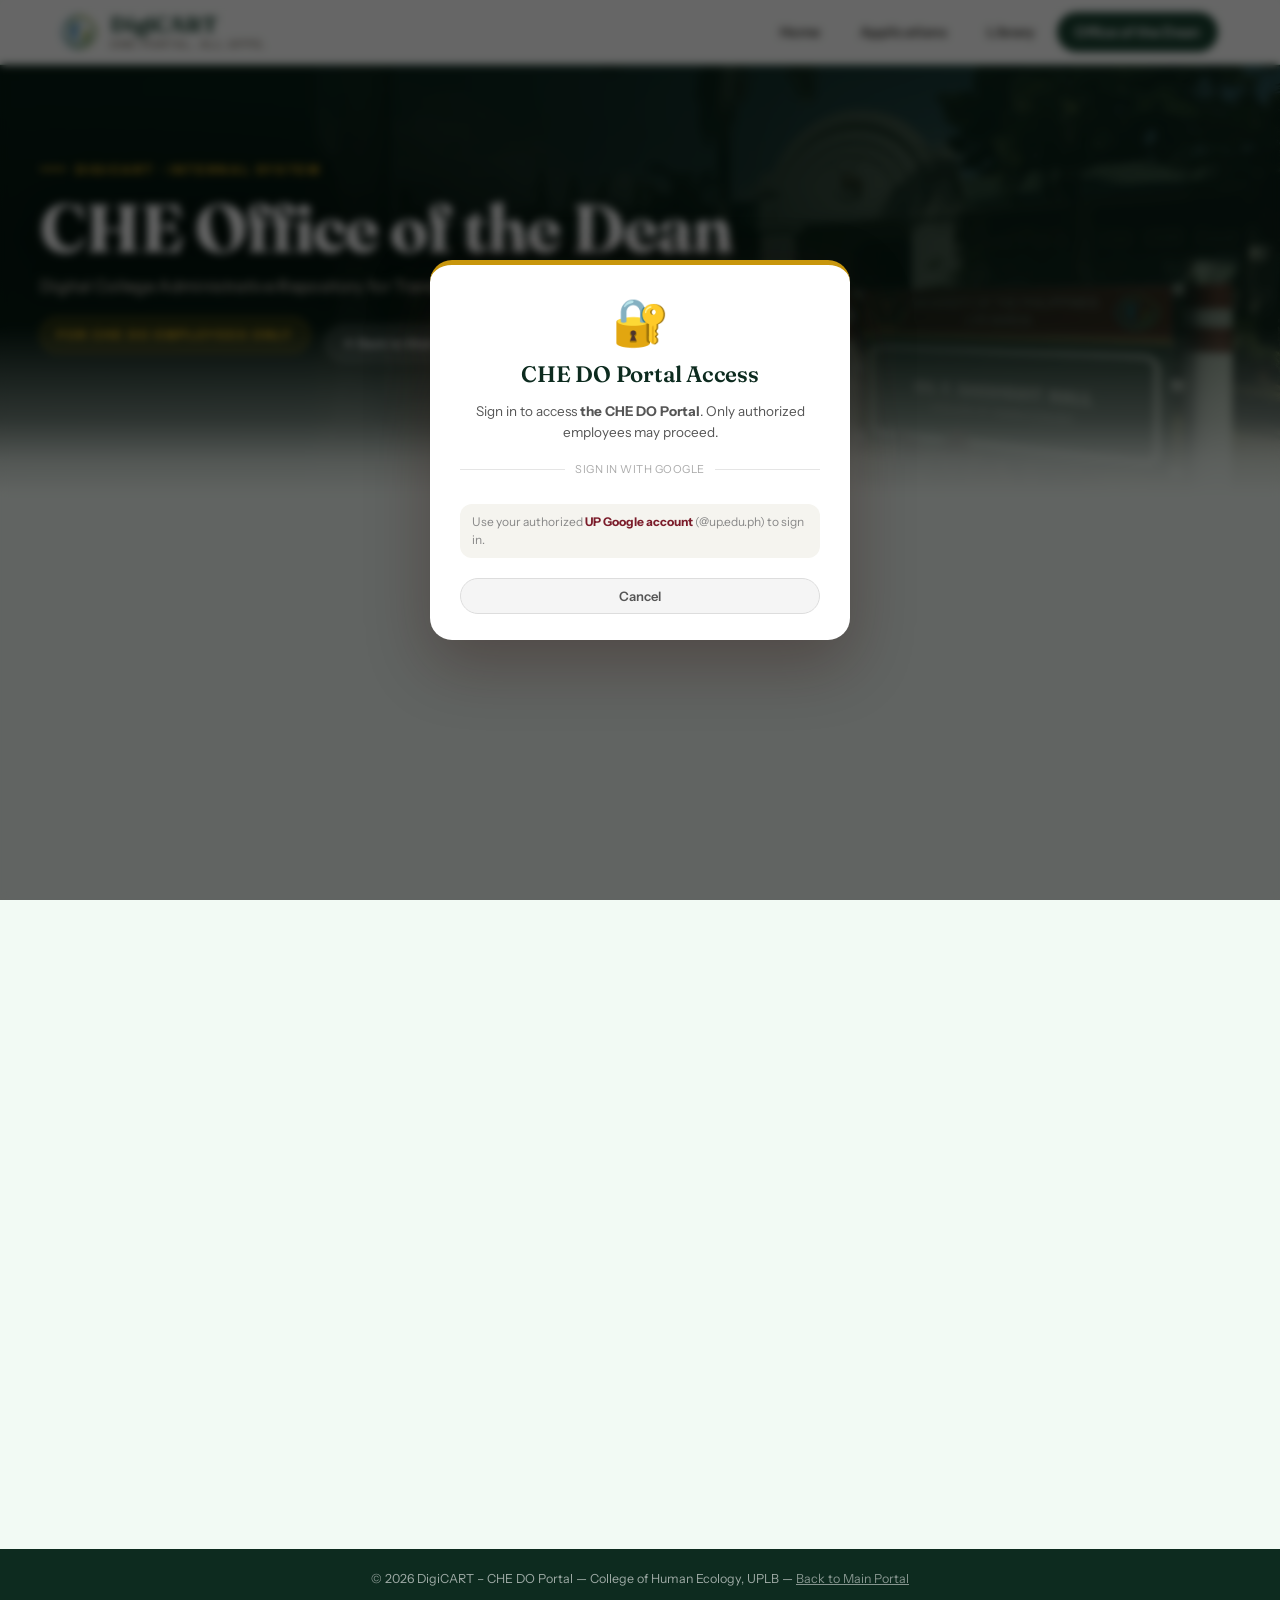
<file: chedo.html>
<!DOCTYPE html>
<html lang="en">
<head>
  <meta charset="UTF-8" />
  <meta name="viewport" content="width=device-width, initial-scale=1.0" />
  <title>CHE DO Portal – DigiCART</title>
  <link rel="preconnect" href="https://fonts.googleapis.com" />
  <link rel="preconnect" href="https://fonts.gstatic.com" crossorigin />
  <link href="https://fonts.googleapis.com/css2?family=Fraunces:opsz,wght@9..144,500;9..144,600;9..144,700&family=Instrument+Sans:wght@400;500;600;700&display=swap" rel="stylesheet" />
  <link rel="stylesheet" href="css/style.css" />
  <!-- Google Identity Services -->
  <script src="https://accounts.google.com/gsi/client" async defer></script>
  <!-- Favicons -->
  <link rel="icon" href="favicon.ico" sizes="any" />
  <link rel="icon" type="image/png" sizes="32x32" href="favicon-32x32.png" />
  <link rel="icon" type="image/png" sizes="16x16" href="favicon-16x16.png" />
  <link rel="apple-touch-icon" href="apple-touch-icon.png" />
  <style>
    /* ── CHE DO PAGE OVERRIDES (green theme on the new design) ── */
    :root {
      --do-dark:   #0D2B1F;
      --do-main:   #1B4332;
      --do-mid:    #2D6A4F;
      --do-light:  #40916C;
      --do-pale:   #D8F3DC;
      --do-gold:   #C8960C;
      --do-gold-l: #e8b420;
    }

    body { background: #F2FAF4; }

    /* BRAND / NAV */
    .site-head { border-bottom-color: #CBE8D4; }
    .brand-word strong { color: var(--do-main); }
    .nav-item:hover { background: var(--do-pale); color: var(--do-dark); }
    .nav-item.active { background: var(--do-main); color: #fff; }
    .nav-item.active:hover { background: var(--do-dark); }

    /* HERO — green gradient over the campus photo, fading into the page */
    .hero { --hero-fade: #F2FAF4; }
    .hero-bg { background: #082016; }
    .hero-bg::after {
      background:
        radial-gradient(120% 95% at 18% 42%,
          rgba(4,20,13,0.93) 0%,
          rgba(8,32,22,0.74) 38%,
          rgba(13,43,31,0.32) 68%,
          transparent 100%),
        linear-gradient(100deg,
          rgba(4,20,13,0.90) 0%,
          rgba(8,32,22,0.72) 34%,
          rgba(27,67,50,0.44) 62%,
          rgba(45,106,79,0.24) 100%),
        linear-gradient(to bottom, rgba(3,16,10,0.55) 0%, transparent 28%);
    }
    .hero-eyebrow, .hero-eyebrow::before { color: var(--do-gold-l); }
    .hero-eyebrow::before { background: var(--do-gold-l); }
    .tagline {
      color: var(--do-gold-l);
      border-color: rgba(232,180,32,0.5);
      background: rgba(232,180,32,0.14);
    }

    .back-btn {
      display: inline-flex; align-items: center; gap: 6px;
      margin-top: 16px; margin-left: 12px;
      padding: 7px 18px;
      background: rgba(255,255,255,0.12); color: rgba(255,255,255,0.88);
      border-radius: 999px; font-size: 13px; font-weight: 600;
      text-decoration: none; border: 1px solid rgba(255,255,255,0.24);
      transition: background 0.2s;
      vertical-align: middle;
    }
    .back-btn:hover { background: rgba(255,255,255,0.22); color: #fff; }

    /* SECTION */
    .section-title { color: var(--do-main); border-bottom-color: var(--do-gold); }

    /* DO BANNER inside content */
    .do-banner {
      background: linear-gradient(150deg, var(--do-dark), var(--do-main) 60%, var(--do-mid));
      color: #fff;
      border-radius: 18px;
      padding: 24px 28px;
      margin-bottom: 24px;
      display: flex; align-items: center; gap: 20px;
      box-shadow: 0 6px 20px rgba(13,43,31,0.18);
    }
    .do-banner-icon { font-size: 44px; flex-shrink: 0; }
    .do-banner-text h2 {
      font-family: var(--font-display);
      font-weight: 600;
      font-size: 1.5rem;
      margin-bottom: 4px;
      letter-spacing: -0.01em;
    }
    .do-banner-text p { font-size: 13.5px; color: rgba(255,255,255,0.78); line-height: 1.55; }
    .do-notice {
      display: inline-flex; align-items: center; gap: 6px;
      margin-top: 12px;
      background: rgba(200,150,12,0.2); color: var(--do-gold-l);
      padding: 6px 14px; border-radius: 999px;
      font-size: 12px; font-weight: 700; letter-spacing: 0.03em;
    }

    /* APP CARDS — green accent */
    .app-card { border-color: #CBE8D4; }
    .app-card:hover { border-color: var(--do-light); }
    .app-icon { background: var(--do-pale); }
    .app-name { color: var(--do-dark); }
    .app-btn { background: var(--do-main); box-shadow: 0 2px 8px rgba(27,67,50,0.2); }
    .app-btn:hover { background: var(--do-dark); }

    .do-app-card { border-left: 4px solid var(--do-gold); }

    .page-section { max-width: 900px; margin: 0 auto; }
    .apps-grid { grid-template-columns: repeat(auto-fill, minmax(250px, 1fr)); }

    .do-divider {
      display: flex; align-items: center; gap: 12px;
      margin: 8px 0 18px;
      font-size: 12px; font-weight: 700; text-transform: uppercase;
      letter-spacing: 0.1em; color: var(--do-light);
    }
    .do-divider::after { content: ''; flex: 1; height: 1px; background: #CBE8D4; }

    .site-footer { background: var(--do-dark); }

    @media (max-width: 600px) {
      .do-banner { flex-direction: column; text-align: center; align-items: center; }
      .do-notice { justify-content: center; }
      .back-btn { margin-left: 0; }
    }
  </style>
</head>
<body>

  <a class="skip-link" href="#main">Skip to content</a>

  <!-- SITE HEADER: brand + nav -->
  <header class="site-head">
    <div class="site-head-inner">
      <a class="brand" href="index.html" aria-label="DigiCART home">
        <img src="assets/che-logo.png" alt="College of Human Ecology logo" class="brand-logo" onerror="this.style.display='none'" />
        <span class="brand-word">
          <strong>DigiCART</strong>
          <span>One portal. All apps.</span>
        </span>
      </a>
      <nav class="apps-nav" aria-label="Main Navigation">
        <div class="nav-inner">
          <a href="index.html" class="nav-item">Home</a>
          <a href="apps.html" class="nav-item">Applications</a>
          <a href="library.html" class="nav-item">Library</a>
          <a href="chedo.html" class="nav-item active" aria-current="page">Office of the Dean</a>
        </div>
      </nav>
    </div>
  </header>

  <!-- HERO -->
  <section class="hero" aria-labelledby="hero-title">
    <div class="hero-bg" aria-hidden="true"></div>
    <div class="hero-content">
      <p class="hero-eyebrow">DigiCART · Internal System</p>
      <h1 class="logo-title" id="hero-title">CHE Office of the Dean</h1>
      <p class="logo-subtitle">Digital College Administrative Repository for Transformation</p>
      <p class="tagline">For CHE DO Employees Only</p>
      <a href="index.html" class="back-btn">← Back to Main Portal</a>
    </div>
  </section>

  <!-- MAIN CONTENT -->
  <main class="page-section" id="main">
    <div class="apps-page-wrap">
    <section aria-label="CHE Office of the Dean Web Applications">

      <!-- Banner -->
      <div class="do-banner">
        <div class="do-banner-icon">🏛️</div>
        <div class="do-banner-text">
          <h2>CHE Office of the Dean Portal</h2>
          <p>This is the internal portal for CHE Office of the Dean Employees. All apps on this page require an authorized Google account. Unauthorized access attempts will be blocked by Google.</p>
          <div class="do-notice">🔐 Restricted Access — CHE Office of the Dean Employees Only</div>
        </div>
      </div>

      <h2 class="section-title">CHE Office of the Dean Applications</h2>
      <div class="do-divider">Internal Apps</div>

      <div class="apps-grid">

        <!-- Approval: Room Reservation
             ▼ Authorized emails for THIS app only (comma-separated).
               Add/remove emails inside the quotes. Leave empty ("") to
               fall back to the global list in js/main.js. ▼ -->
        <div class="app-card do-app-card restricted" id="approval-room"
             data-emails="bgeusebio1@up.edu.ph,
                          edbatas@up.edu.ph,
                          ssmorales@up.edu.ph,
                          mddimaano4@up.edu.ph,
                          che_do.uplb@up.edu.ph,
                          che.kmo.uplb@up.edu.ph">
          <div class="app-card-header">
            <div class="app-icon">✅</div>
            <div class="app-meta">
              <h3 class="app-name">Approval – Room Reservation</h3>
              <span class="access-badge restricted">Selected Employees</span>
            </div>
          </div>
          <p class="app-desc">Review, approve, or reject submitted room reservation requests from faculty and staff.</p>
          <div class="restriction-note chedo-note">
            <span class="lock">🔒</span>
            <span>Authorized CHE DO emails only. You will be prompted to sign in with your Google account.</span>
          </div>
          <!--Change this on every new deployment -->
          <a href="javascript:void(0)" class="app-btn" data-link="https://admin-roomreserve.vercel.app/" onclick="openChedoApp(this)">
            Open App <span class="arrow">→</span>
          </a>
        </div>

        <!-- Approval: Vehicle Reservation
             ▼ Authorized emails for THIS app only. ▼ -->
        <div class="app-card do-app-card restricted" id="approval-vehicle"
             data-emails="bgeusebio1@up.edu.ph,
                          edbatas@up.edu.ph,
                          ssmorales@up.edu.ph,
                          mddimaano4@up.edu.ph,
                          che_do.uplb@up.edu.ph,
                          che.kmo.uplb@up.edu.ph">
          <div class="app-card-header">
            <div class="app-icon">🚐</div>
            <div class="app-meta">
              <h3 class="app-name">Approval – Vehicle Reservation</h3>
              <span class="access-badge restricted">Selected Employees</span>
            </div>
          </div>
          <p class="app-desc">Review, approve, or reject vehicle reservation requests for official trips and activities.</p>
          <div class="restriction-note chedo-note">
            <span class="lock">🔒</span>
            <span>Authorized CHE DO emails only. You will be prompted to sign in with your Google account.</span>
          </div>
          <!--Change this on every new deployment -->
          <a href="javascript:void(0)" class="app-btn" data-link="https://admin-vehiclereserve.vercel.app/" onclick="openChedoApp(this)">
            Open App <span class="arrow">→</span>
          </a>
        </div>

        <!-- DTR Generator
             ▼ Authorized emails for THIS app only. ▼ -->
        <div class="app-card do-app-card restricted" id="dtr"
             data-emails="jsamparo@up.edu.ph,
                          mrnguyenorca@up.edu.ph,
                          rzalbor@up.edu.ph,
                          iudanao@up.edu.ph,
                          ameusebio@up.edu.ph,
                          bgeusebio1@up.edu.ph,
                          eadelrosario1@up.edu.ph,
                          mcdacanay@up.edu.ph,
                          edbatas@up.edu.ph,
                          ssmorales@up.edu.ph,
                          mddimaano4@up.edu.ph,
                          jpencina@up.edu.ph,
                          crbalasabas@up.edu.ph,
                          marepomanta@up.edu.ph,
                          mrmanalo4@up.edu.ph,
                          hbexconde@up.edu.ph,
                          kmgironella@up.edu.ph ,
                          ldsaucelo@up.edu.ph,
                          ddegala@up.edu.ph,
                          lbsolis@up.edu.ph,
                          mrvalenzuela2@up.edu.ph,
                          che_do.uplb@up.edu.ph,
                          che.kmo.uplb@up.edu.ph">
          <div class="app-card-header">
            <div class="app-icon">🕐</div>
            <div class="app-meta">
              <h3 class="app-name">DTR Generator</h3>
              <span class="access-badge restricted">CHE DO Employees</span>
            </div>
          </div>
          <p class="app-desc">Automatically generate Daily Time Records for CHE DO personnel from logged attendance data.</p>
          <div class="restriction-note chedo-note">
            <span class="lock">🔒</span>
            <span>Authorized CHE DO emails only. You will be prompted to sign in with your Google account.</span>
          </div>
          <a href="javascript:void(0)" class="app-btn" data-link="http://bit.ly/CHEdtr" onclick="openChedoApp(this)">
            Open App <span class="arrow">→</span>
          </a>
        </div>

        <!-- CHE Inventory ▼ -->
        <div class="app-card do-app-card restricted" id="chedo-inventory"
             data-emails="jsamparo@up.edu.ph,
                          mrnguyenorca@up.edu.ph,
                          edbatas@up.edu.ph,
                          ssmorales@up.edu.ph,
                          mddimaano4@up.edu.ph,
                          che_do.uplb@up.edu.ph,
                          che.kmo.uplb@up.edu.ph">
          <div class="app-card-header">
            <div class="app-icon">📦</div>
            <div class="app-meta">
              <h3 class="app-name">Inventory of Supplies</h3>
              <span class="access-badge restricted">Selected Employees</span>
            </div>
          </div>
          <p class="app-desc">Review, approve, or reject inventory supplies requests for official use and activities.</p>
          <div class="restriction-note chedo-note">
            <span class="lock">🔒</span>
            <span>Authorized CHE DO emails only. You will be prompted to sign in with your Google account.</span>
          </div>
          <!--Change this on every new deployment -->
          <a href="javascript:void(0)" class="app-btn" data-link="https://che-inventory.vercel.app" onclick="openChedoApp(this)">
            Open App <span class="arrow">→</span>
          </a>
        </div>
        
      </div>
    </section>
    </div>
  </main>

  <footer class="site-footer">
    <p>© <span id="footerYear"></span> DigiCART – CHE DO Portal &mdash; College of Human Ecology, UPLB &mdash; <a href="index.html" style="color:rgba(255,255,255,0.5);">Back to Main Portal</a></p>
  </footer>

  <script src="js/data.js"></script>
  <script src="js/main.js"></script>
</body>
</html>
</file>
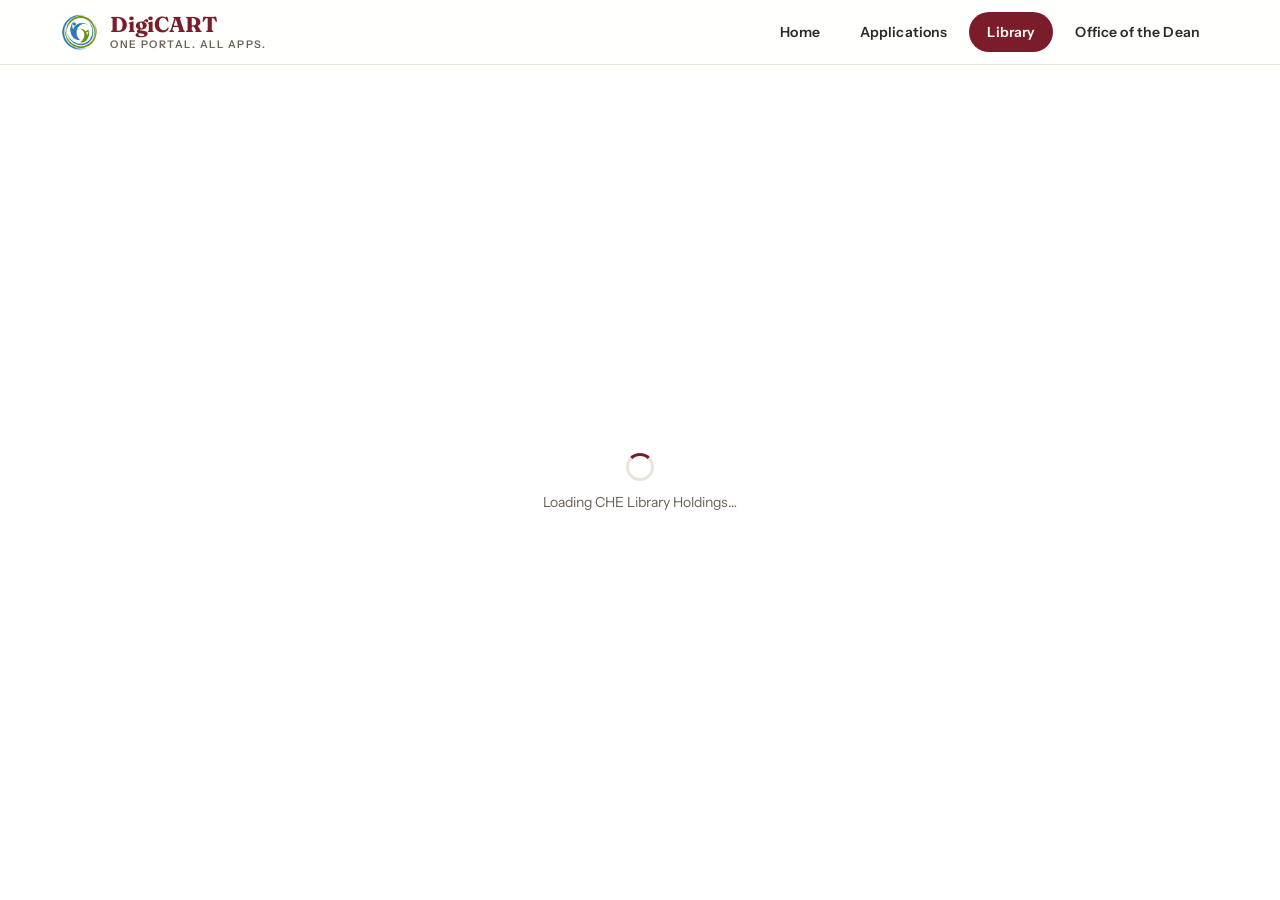
<file: library.html>
<!DOCTYPE html>
<html lang="en">
<head>
  <meta charset="UTF-8" />
  <meta name="viewport" content="width=device-width, initial-scale=1.0" />
  <title>DigiCART – Library</title>
  <link rel="preconnect" href="https://fonts.googleapis.com" />
  <link rel="preconnect" href="https://fonts.gstatic.com" crossorigin />
  <link href="https://fonts.googleapis.com/css2?family=Fraunces:opsz,wght@9..144,500;9..144,600;9..144,700&family=Instrument+Sans:wght@400;500;600;700&display=swap" rel="stylesheet" />
  <link rel="stylesheet" href="css/style.css" />
  <!-- Favicons -->
  <link rel="icon" href="favicon.ico" sizes="any" />
  <link rel="icon" type="image/png" sizes="32x32" href="favicon-32x32.png" />
  <link rel="icon" type="image/png" sizes="16x16" href="favicon-16x16.png" />
  <link rel="apple-touch-icon" href="apple-touch-icon.png" />
</head>
<body class="library-page">
  <a class="skip-link" href="#main">Skip to content</a>

  <!-- SITE HEADER: brand + nav -->
  <header class="site-head">
    <div class="site-head-inner">
      <a class="brand" href="index.html" aria-label="DigiCART home">
        <img src="assets/che-logo.png" alt="College of Human Ecology logo" class="brand-logo" onerror="this.style.display='none'" />
        <span class="brand-word">
          <strong>DigiCART</strong>
          <span>One portal. All apps.</span>
        </span>
      </a>
      <nav class="apps-nav" aria-label="Main Navigation">
        <div class="nav-inner">
          <a href="index.html" class="nav-item">Home</a>
          <a href="apps.html" class="nav-item">Applications</a>
          <a href="library.html" class="nav-item active" aria-current="page">Library</a>
          <a href="chedo.html" class="nav-item special-nav">Office of the Dean</a>
        </div>
      </nav>
    </div>
  </header>

  <!-- LIBRARY CONTENT: app fills all remaining viewport height below the header -->
  <main class="library-main" id="main">
    <div class="library-frame-wrap" id="libraryFrameWrap">
      <div class="library-loading" id="libraryLoading">
        <div class="spin"></div>
        <span>Loading CHE Library Holdings…</span>
      </div>
      <iframe
        class="library-frame"
        id="libraryFrame"
        src="https://che-library-holdings.vercel.app/"
        title="CHE Library Holdings — Search"
        referrerpolicy="strict-origin-when-cross-origin"
      ></iframe>
    </div>
  </main>

  <script src="js/data.js"></script>
  <script src="js/main.js"></script>
</body>
</html>
</file>
<file: css/style.css>
*, *::before, *::after { box-sizing: border-box; margin: 0; padding: 0; }

:root {
  --maroon:       #7B1C2A;
  --maroon-dark:  #5C1420;
  --maroon-deeper:#43101B;
  --maroon-light: #9e2236;
  --gold:         #C8960C;
  --gold-light:   #e8b420;
  --gold-pale:    #FBF0D6;
  --green:        #1B4332;
  --green-light:  #2D6A4F;
  --cream:        #FAF7F1;
  --white:        #FFFFFF;
  --gray-100:     #F5F4EF;
  --gray-200:     #E9E4D9;
  --gray-400:     #A09880;
  --gray-600:     #6B6355;
  --gray-800:     #2C2A24;
  --font-display: 'Fraunces', 'Playfair Display', Georgia, serif;
  --font-body:    'Instrument Sans', 'Source Sans 3', Arial, sans-serif;
  --radius-sm:    10px;
  --radius-md:    14px;
  --radius-lg:    18px;
  --shadow-card:  0 1px 2px rgba(44,42,36,0.05), 0 8px 24px rgba(123,28,42,0.07);
  --shadow-hover: 0 2px 4px rgba(44,42,36,0.06), 0 14px 34px rgba(123,28,42,0.14);
}

html { scroll-behavior: smooth; }
@media (prefers-reduced-motion: reduce) {
  html { scroll-behavior: auto; }
  *, *::before, *::after { animation: none !important; transition: none !important; }
  /* Animated-in elements must not be left stuck at their start state. */
  .hero-eyebrow,
  .hero .logo-title,
  .hero .logo-subtitle,
  .hero .tagline,
  .hero .back-btn,
  #dc-today .dc-card {
    opacity: 1 !important;
    transform: none !important;
  }
  .hero-eyebrow::before { width: 26px !important; opacity: 1 !important; }
  .hero-bg::before { transform: scale(1.0) !important; }
}

body {
  font-family: var(--font-body);
  background: var(--cream);
  color: var(--gray-800);
  min-height: 100vh;
  font-size: 15px;
  line-height: 1.6;
  -webkit-font-smoothing: antialiased;
}

/* Visible keyboard focus everywhere */
:focus-visible {
  outline: 3px solid var(--gold);
  outline-offset: 2px;
  border-radius: 6px;
}

/* Skip link for keyboard users */
.skip-link {
  position: absolute; left: 16px; top: -48px; z-index: 1000;
  background: var(--gold-light); color: var(--maroon-deeper);
  padding: 9px 16px; border-radius: 10px;
  font-weight: 700; font-size: 13px; text-decoration: none;
  transition: top 0.15s ease;
}
.skip-link:focus { top: 12px; }


/* ── SITE HEADER (brand + nav) ── */
.site-head {
  position: sticky;
  top: 0;
  z-index: 100;
  background: rgba(255,255,255,0.9);
  -webkit-backdrop-filter: blur(10px);
  backdrop-filter: blur(10px);
  border-bottom: 1px solid var(--gray-200);
}
.site-head-inner {
  max-width: 1200px;
  margin: 0 auto;
  padding: 10px 20px;
  display: flex;
  align-items: center;
  justify-content: space-between;
  gap: 16px;
}

.brand {
  display: flex;
  align-items: center;
  gap: 11px;
  text-decoration: none;
  color: var(--maroon);
  min-width: 0;
}
.brand-logo {
  height: 42px;
  width: auto;
  max-height: 42px;
  object-fit: contain;
  display: block;
  flex-shrink: 0;
}
.brand-word { line-height: 1.05; min-width: 0; }
.brand-word strong {
  font-family: var(--font-display);
  font-weight: 700;
  font-size: 1.35rem;
  letter-spacing: -0.01em;
  display: block;
  color: var(--maroon);
}
.brand-word span {
  display: block;
  font-size: 10.5px;
  font-weight: 600;
  color: var(--gray-600);
  letter-spacing: 0.14em;
  text-transform: uppercase;
  margin-top: 2px;
}

/* ── NAV (pill style, lives inside .site-head) ── */
.apps-nav { min-width: 0; }
.nav-inner {
  display: flex;
  align-items: center;
  gap: 4px;
  overflow-x: auto;
  scrollbar-width: none;
  padding: 2px;
}
.nav-inner::-webkit-scrollbar { display: none; }

.nav-item {
  display: flex;
  align-items: center;
  padding: 9px 18px;
  color: var(--gray-800);
  text-decoration: none;
  font-size: 14px;
  font-weight: 600;
  white-space: nowrap;
  letter-spacing: 0.01em;
  border-radius: 999px;
  transition: background 0.18s, color 0.18s;
}
.nav-item:hover { background: var(--gold-pale); color: var(--maroon-dark); }
.nav-item.active { background: var(--maroon); color: var(--white); }
.nav-item.active:hover { background: var(--maroon-dark); color: var(--white); }
.restricted-nav::after { content: ' 🔒'; font-size: 11px; }

/* ── DROPDOWN NAV (kept for future use) ── */
.nav-dropdown { position: relative; }
.nav-dropdown-btn {
  background: none; border: none; font-family: var(--font-body);
  cursor: pointer; display: flex; align-items: center; gap: 6px; height: 100%;
}
.nav-chevron { font-size: 11px; transition: transform 0.2s; display: inline-block; }
.nav-dropdown.open .nav-chevron { transform: rotate(180deg); }
.nav-dropdown-menu {
  display: none; position: absolute; top: 100%; left: 50%;
  transform: translateX(-50%);
  background: var(--white); border-radius: var(--radius-md);
  box-shadow: 0 8px 32px rgba(0,0,0,0.18);
  border: 1px solid var(--gray-200);
  min-width: 280px; z-index: 999; overflow: hidden;
  animation: dropdownFade 0.18s ease;
}
.nav-dropdown.open .nav-dropdown-menu { display: block; }
@keyframes dropdownFade {
  from { opacity: 0; transform: translateX(-50%) translateY(-6px); }
  to   { opacity: 1; transform: translateX(-50%) translateY(0); }
}
.dropdown-item {
  display: flex; align-items: center; gap: 12px; padding: 11px 16px;
  text-decoration: none; color: var(--gray-800);
  border-bottom: 1px solid var(--gray-100); transition: background 0.15s;
}
.dropdown-item:last-child { border-bottom: none; }
.dropdown-item:hover { background: var(--gray-100); }
.dd-icon { font-size: 20px; flex-shrink: 0; }
.dd-text { display: flex; flex-direction: column; gap: 2px; }
.dd-name { font-size: 13.5px; font-weight: 600; color: var(--maroon-dark); }
.dd-badge {
  display: inline-block; font-size: 10px; font-weight: 700; padding: 1px 7px;
  border-radius: 20px; text-transform: uppercase; letter-spacing: 0.3px;
  align-self: flex-start;
}
.dd-badge.open { background: #D1FAE5; color: #065F46; }
.dd-badge.restricted { background: #FEF3C7; color: #92400E; }

/* ── HERO (photo under a directional gradient, fading into the page) ── */
.hero {
  position: relative;
  isolation: isolate;
  text-align: left;
  padding: clamp(48px, 8vw, 88px) 24px clamp(80px, 11vw, 132px);
  overflow: hidden;
  color: var(--white);
  /* Colour the hero fades into at its bottom edge. Overridden per page. */
  --hero-fade: var(--cream);
}

/* Photo layer — assets/uplb-bg.jpg. Sits at full strength; the gradient
   above it does the darkening, so the building stays legible. */
.hero-bg {
  position: absolute;
  inset: 0;
  z-index: -2;
  background: linear-gradient(155deg, #3A0C16, #6B1723 55%, #8E2233); /* shown until the photo is added */
  pointer-events: none;
  overflow: hidden;
}
.hero-bg::before {
  content: "";
  position: absolute;
  /* ── Turn the zoom up or down here ──
     The photo is sized by HEIGHT (not cropped-to-fill), so the whole
     building — including the "Gil F. Saguiguit Hall" sign — stays in
     frame. It's anchored to the right; its left edge sits inside the
     dark part of the overlay gradient below, so there's no hard seam.
     Raise --hero-photo-height to bring more of the photo into view;
     lower it to show more maroon on the left. */
  --hero-photo-height: 150%;
  --hero-zoom-start: 1.0;
  --hero-zoom-end: 1.02;
  inset: 0;
  background: url('../assets/uplb-bg.jpg') right 40% / auto var(--hero-photo-height) no-repeat;
  filter: grayscale(15%) contrast(1.05) saturate(0.95);
  transform: scale(var(--hero-zoom-start));
  animation: heroDrift 34s ease-in-out infinite alternate;
}
/* Gradient overlay — heaviest at the left where the wordmark sits,
   opening up to the right so the photo reads, then fading out at the
   bottom so the hero dissolves into the page instead of stopping at a line. */
.hero-bg::after {
  content: "";
  position: absolute;
  inset: 0;
  background:
    /* pool of shadow behind the headline */
    radial-gradient(120% 95% at 18% 42%,
      rgba(43,10,18,0.92) 0%,
      rgba(58,13,23,0.72) 38%,
      rgba(74,15,26,0.30) 68%,
      transparent 100%),
    /* left-to-right wash */
    linear-gradient(100deg,
      rgba(43,10,18,0.90) 0%,
      rgba(74,15,26,0.72) 34%,
      rgba(107,23,35,0.44) 62%,
      rgba(123,28,42,0.24) 100%),
    /* keeps the nav edge dark enough for the sticky header to sit on */
    linear-gradient(to bottom, rgba(30,7,13,0.55) 0%, transparent 28%);
}

/* Bottom fade — hero melts into the page background. Lives on .hero so a
   page can restyle .hero-bg's gradients without losing the fade. */
.hero::after {
  content: "";
  position: absolute;
  left: 0; right: 0; bottom: 0;
  height: clamp(90px, 13vw, 170px);
  z-index: 0;
  pointer-events: none;
  background: linear-gradient(to bottom,
    transparent 0%,
    color-mix(in srgb, var(--hero-fade) 45%, transparent) 55%,
    color-mix(in srgb, var(--hero-fade) 85%, transparent) 80%,
    var(--hero-fade) 100%);
}
/* Fallback for browsers without color-mix() */
@supports not (background: color-mix(in srgb, red 50%, transparent)) {
  .hero::after {
    background: linear-gradient(to bottom, transparent, var(--hero-fade));
  }
}

@keyframes heroDrift {
  from { transform: scale(var(--hero-zoom-start)) translate3d(0, 0, 0); }
  to   { transform: scale(var(--hero-zoom-end)) translate3d(-0.6%, -0.8%, 0); }
}

.hero-content {
  position: relative;
  z-index: 1;
  max-width: 1200px;
  margin: 0 auto;
  width: 100%;
}

/* ── Hero load sequence ──
   Each line rises into place in order. Short, once, then done. */
@keyframes heroRise {
  from { opacity: 0; transform: translateY(16px); }
  to   { opacity: 1; transform: translateY(0); }
}
@keyframes heroRule {
  from { width: 0; opacity: 0; }
  to   { width: 26px; opacity: 1; }
}

.hero-eyebrow,
.hero .logo-title,
.hero .logo-subtitle,
.hero .tagline,
.hero .back-btn {
  opacity: 0;
  animation: heroRise 0.62s cubic-bezier(0.22, 0.8, 0.3, 1) forwards;
}
.hero-eyebrow          { animation-delay: 0.06s; }
.hero .logo-title      { animation-delay: 0.16s; }
.hero .logo-subtitle   { animation-delay: 0.30s; }
.hero .tagline         { animation-delay: 0.42s; }
.hero .back-btn        { animation-delay: 0.52s; }

.hero-eyebrow {
  display: inline-flex;
  align-items: center;
  gap: 10px;
  font-size: 12px;
  font-weight: 700;
  letter-spacing: 0.22em;
  text-transform: uppercase;
  color: var(--gold-light);
  margin-bottom: 14px;
  text-shadow: 0 1px 12px rgba(0,0,0,0.35);
}
.hero-eyebrow::before {
  content: "";
  width: 26px; height: 2px;
  background: var(--gold-light);
  flex-shrink: 0;
  animation: heroRule 0.7s cubic-bezier(0.22, 0.8, 0.3, 1) 0.36s backwards;
}

.logo-wrap {
  display: flex;
  align-items: center;
  gap: 16px;
  margin-bottom: 6px;
}

.che-logo { height: 64px; width: auto; }

.logo-title {
  font-family: var(--font-display);
  font-size: clamp(2.6rem, 6vw, 4.2rem);
  font-weight: 700;
  color: var(--white);
  letter-spacing: -0.015em;
  line-height: 1.04;
  text-shadow: 0 2px 30px rgba(0,0,0,0.45), 0 1px 3px rgba(0,0,0,0.25);
}

.logo-subtitle {
  font-size: clamp(14px, 1.6vw, 16.5px);
  color: rgba(255, 240, 224, 0.94);
  letter-spacing: 0.02em;
  margin-top: 10px;
  max-width: 56ch;
  text-shadow: 0 1px 16px rgba(0,0,0,0.45);
}

.tagline {
  display: inline-block;
  font-size: 12.5px;
  font-weight: 700;
  color: var(--gold-light);
  letter-spacing: 0.16em;
  text-transform: uppercase;
  margin-top: 18px;
  padding: 7px 16px;
  border: 1px solid rgba(232,180,32,0.5);
  border-radius: 999px;
  background: rgba(232,180,32,0.14);
  -webkit-backdrop-filter: blur(4px);
  backdrop-filter: blur(4px);
  transition: background 0.25s ease, border-color 0.25s ease;
}
.tagline:hover {
  background: rgba(232,180,32,0.22);
  border-color: rgba(232,180,32,0.8);
}

/* ── PAGE SECTIONS ── */
.page-section {
  max-width: 1200px;
  margin: 0 auto;
  padding: 32px 20px 40px;
  animation: pageFade 0.25s ease;
}
@keyframes pageFade {
  from { opacity: 0; transform: translateY(8px); }
  to   { opacity: 1; transform: translateY(0); }
}

/* ── LIBRARY PAGE (no hero — app fills the rest of the viewport) ── */
.library-page { display: flex; flex-direction: column; min-height: 100vh; }
.library-main {
  flex: 1 1 auto;
  display: flex;
  min-height: 0; /* let the flex child shrink below content size so it can scroll internally */
}
.library-frame-wrap {
  position: relative;
  flex: 1 1 auto;
  width: 100%;
  background: var(--white);
}
.library-frame { position: absolute; inset: 0; width: 100%; height: 100%; border: 0; }
.library-loading {
  position: absolute; inset: 0; z-index: 1;
  display: flex; flex-direction: column; align-items: center; justify-content: center; gap: 10px;
  color: var(--gray-600);
  font-family: var(--font-body);
  font-size: 14px;
  background: var(--white);
  text-align: center;
  padding: 20px;
}
.library-loading .spin {
  width: 28px; height: 28px;
  border: 3px solid var(--gray-200);
  border-top-color: var(--maroon);
  border-radius: 50%;
  animation: library-spin 0.8s linear infinite;
}
@keyframes library-spin { to { transform: rotate(360deg); } }
.library-loading.hidden { display: none; }
@media (prefers-reduced-motion: reduce) {
  .library-loading .spin { animation: none; border-top-color: var(--maroon); }
}

/* ── HOME: SIDE-BY-SIDE GRID ── */
.home-grid {
  display: grid;
  grid-template-columns: 1fr 1fr;
  gap: 20px;
}

/* ── APPLICATIONS PAGE ── */
.apps-page-wrap { display: flex; flex-direction: column; gap: 22px; }

/* ── SEARCH BAR ── */
.search-wrap { display: flex; flex-direction: column; gap: 8px; max-width: 520px; }
.search-box {
  display: flex; align-items: center; gap: 10px;
  background: var(--white);
  border: 1.5px solid var(--gray-200);
  border-radius: 999px;
  padding: 11px 20px;
  box-shadow: var(--shadow-card);
  transition: border-color 0.2s, box-shadow 0.2s;
}
.search-box:focus-within {
  border-color: var(--maroon);
  box-shadow: 0 0 0 4px rgba(123,28,42,0.1);
}
.search-icon { font-size: 15px; flex-shrink: 0; }
.search-input {
  border: none; outline: none; flex: 1;
  font-size: 14.5px; font-family: var(--font-body);
  color: var(--gray-800); background: transparent;
}
.search-input::placeholder { color: var(--gray-400); }
.search-clear {
  background: none; border: none; cursor: pointer;
  color: var(--gray-400); font-size: 13px; padding: 4px 6px;
  border-radius: 50%; transition: background 0.15s, color 0.15s;
}
.search-clear:hover { background: var(--gray-200); color: var(--gray-800); }
.search-hint { font-size: 12.5px; color: var(--gray-400); padding-left: 8px; }

/* ── NO RESULTS ── */
.no-results { text-align: center; padding: 48px 20px; color: var(--gray-400); }
.no-results-icon { font-size: 40px; display: block; margin-bottom: 12px; }
.no-results p { font-size: 15px; margin-bottom: 14px; color: var(--gray-600); }
.no-results button {
  padding: 10px 22px; background: var(--maroon); color: #fff;
  border: none; border-radius: 999px; font-size: 13px; font-weight: 700;
  cursor: pointer; font-family: var(--font-body);
  transition: background 0.2s;
}
.no-results button:hover { background: var(--maroon-dark); }

/* ── SECTION TITLE ── */
.section-title {
  font-family: var(--font-display);
  font-weight: 600;
  font-size: 1.45rem;
  color: var(--maroon);
  margin-bottom: 16px;
  padding-bottom: 8px;
  border-bottom: 2px solid var(--gold);
  display: inline-block;
  letter-spacing: -0.01em;
}

/* ── APP CARDS GRID ── */
.apps-grid {
  display: grid;
  grid-template-columns: repeat(auto-fill, minmax(280px, 1fr));
  gap: 16px;
}

/* ── APP CARD ── */
.app-card {
  background: var(--white);
  border-radius: var(--radius-lg);
  border: 1px solid var(--gray-200);
  padding: 20px;
  box-shadow: var(--shadow-card);
  transition: box-shadow 0.25s, transform 0.2s, border-color 0.2s;
  display: flex;
  flex-direction: column;
  gap: 10px;
}
.app-card:hover {
  box-shadow: var(--shadow-hover);
  transform: translateY(-2px);
  border-color: rgba(158,34,54,0.45);
}
.app-card.restricted { border-left: 4px solid var(--gold); }
.app-card.chedo-card { border-left: 4px solid var(--green); grid-column: 1 / -1; }

.app-card-header { display: flex; align-items: flex-start; gap: 12px; }
.app-icon {
  font-size: 22px; flex-shrink: 0; line-height: 1;
  width: 44px; height: 44px;
  display: grid; place-items: center;
  background: var(--gold-pale);
  border-radius: 12px;
}
.app-meta { display: flex; flex-direction: column; gap: 4px; }
.app-name {
  font-family: var(--font-display);
  font-size: 16.5px; font-weight: 600;
  color: var(--maroon-dark); line-height: 1.25;
  letter-spacing: -0.005em;
}
.app-desc { font-size: 13.5px; color: var(--gray-600); line-height: 1.55; flex: 1; }

/* ── BADGES ── */
.access-badge {
  display: inline-block;
  font-size: 10.5px; font-weight: 700;
  padding: 3px 9px; border-radius: 999px;
  letter-spacing: 0.04em; text-transform: uppercase;
}
.access-badge.open { background: #D9F2E4; color: #14573B; }
.access-badge.restricted { background: #FCEFC7; color: #7A5408; }
.access-badge.chedo { background: #D9F2E4; color: var(--green); }
.access-badge.small { font-size: 10px; padding: 1px 6px; }

/* ── RESTRICTION NOTE ── */
.restriction-note {
  display: flex; align-items: flex-start; gap: 7px;
  background: #FFFBEB; border: 1px solid #F3E0A4;
  border-radius: var(--radius-sm);
  padding: 9px 11px; font-size: 12.5px; color: #7A5408; line-height: 1.45;
}
.restriction-note.chedo-note { background: #F0FDF4; border-color: #A9E6BE; color: #14573B; }
.restriction-note.small { font-size: 11.5px; padding: 6px 8px; }
.lock { flex-shrink: 0; font-size: 13px; }

/* ── APP BUTTONS ── */
.app-btn {
  display: inline-flex; align-items: center; gap: 7px;
  padding: 10px 20px;
  background: var(--maroon); color: var(--white);
  font-weight: 700; font-size: 13px;
  border-radius: 999px;
  text-decoration: none; border: none; cursor: pointer;
  transition: background 0.2s, transform 0.15s, box-shadow 0.2s;
  margin-top: auto; align-self: flex-start;
  font-family: var(--font-body);
  box-shadow: 0 2px 8px rgba(123,28,42,0.16);
}
.app-btn:hover { background: var(--maroon-dark); transform: translateY(-1px); box-shadow: var(--shadow-hover); }
.app-btn .arrow { transition: transform 0.2s; }
.app-btn:hover .arrow { transform: translateX(3px); }

.restricted-btn { background: var(--gold); color: var(--maroon-deeper); box-shadow: 0 2px 8px rgba(200,150,12,0.28); }
.restricted-btn:hover { background: #a57a09; color: var(--white); }

.chedo-btn { background: var(--green); width: 100%; justify-content: center; padding: 12px 20px; }
.chedo-btn:hover { background: var(--green-light); }
.sub-btn { background: var(--green); font-size: 12px; padding: 8px 16px; }
.sub-btn:hover { background: var(--green-light); }

/* ── CHE DO PORTAL HIDDEN/REVEAL ── */
.chedo-hidden { display: none; }
.chedo-revealed { display: flex; animation: chedoReveal 0.4s ease; }
@keyframes chedoReveal {
  from { opacity: 0; transform: translateY(16px); }
  to   { opacity: 1; transform: translateY(0); }
}

.chedo-subapps {
  display: none; flex-direction: column; gap: 12px;
  margin-top: 4px; padding-top: 16px;
}
.chedo-subapps.open { display: flex; }
.subapps-label {
  font-size: 11px; font-weight: 700; text-transform: uppercase;
  letter-spacing: 0.1em; color: var(--green); margin-bottom: 4px;
}
.sub-app-card {
  background: var(--gray-100); border-radius: var(--radius-md);
  border: 1px solid #D1FAE5; padding: 14px;
  display: flex; flex-direction: column; gap: 8px;
}
.sub-app-header { display: flex; align-items: center; gap: 10px; }
.sub-icon { font-size: 20px; }
.sub-name { font-size: 14px; font-weight: 700; color: var(--green); }
.sub-desc { font-size: 12.5px; color: var(--gray-600); }

/* ── SIDEBAR / HOME CARDS ── */
.sidebar { display: flex; flex-direction: column; gap: 16px; }
.sidebar-card {
  border-radius: var(--radius-lg);
  padding: 22px;
  box-shadow: var(--shadow-card);
}

/* Events card */
.events-card {
  position: relative;
  overflow: hidden;
  background: linear-gradient(150deg, var(--maroon-dark), var(--maroon) 60%, var(--maroon-light));
  color: var(--white);
  border: 1px solid rgba(255,255,255,0.06);
}
.events-card .sidebar-title {
  font-family: var(--font-display);
  font-size: 1.25rem;
  font-weight: 600;
  color: var(--white);
  margin-bottom: 14px;
}
.event-month {
  font-size: 12px; font-weight: 700;
  color: var(--gold-light);
  text-transform: uppercase; letter-spacing: 0.12em;
  margin: 12px 0 8px;
}
.event-item {
  display: flex; align-items: flex-start; gap: 14px;
  padding: 8px 0;
  border-bottom: 1px solid rgba(255,255,255,0.1);
}
.event-item:last-child { border-bottom: none; }
.event-day {
  font-size: 15px; font-weight: 700;
  color: var(--gold-light); min-width: 26px; flex-shrink: 0;
  font-variant-numeric: tabular-nums;
}
.event-name { font-size: 13.5px; color: rgba(255,255,255,0.92); line-height: 1.4; }
.event-name sup { font-size: 10px; }

.event-item.event-past { opacity: 0.45; }
.event-item.event-past .event-day  { color: rgba(255,255,255,0.5); }
.event-item.event-past .event-name { color: rgba(255,255,255,0.5); }

.event-item.event-next {
  background: rgba(232,180,32,0.14);
  border: 1px solid rgba(232,180,32,0.45);
  border-left: 3px solid var(--gold-light);
  border-radius: 12px;
  padding: 10px 12px;
  margin: 6px 0;
}
.event-item.event-next .event-day  { color: var(--gold-light); }
.event-item.event-next .event-name { color: var(--white); font-weight: 600; }
.event-badge {
  margin-left: auto; align-self: flex-start; flex-shrink: 0;
  font-size: 9.5px; font-weight: 700; letter-spacing: 0.06em;
  text-transform: uppercase;
  background: var(--gold-light); color: var(--maroon-deeper);
  padding: 3px 9px; border-radius: 999px; white-space: nowrap;
}

.event-item.event-today:not(.event-next) {
  background: rgba(255, 255, 255, 0.04);
}

/* DigiHUB reference card */
.digihub-card {
  position: relative;
  display: flex; flex-direction: column;
  align-items: center; justify-content: center;
  text-align: center;
  background: var(--white);
  border: 1px solid var(--gray-200);
  overflow: hidden;
}
.digihub-card::before {
  content: "";
  position: absolute; inset: 0;
  background:
    radial-gradient(circle at 88% 12%, rgba(200,150,12,0.08), transparent 42%),
    radial-gradient(circle at 8% 92%, rgba(123,28,42,0.06), transparent 45%);
  pointer-events: none;
}
.digihub-card > * { position: relative; z-index: 1; }
.digihub-emblem {
  display: flex; align-items: center; justify-content: center;
  width: 56px; height: 56px; margin-bottom: 14px;
  border-radius: 18px;
  background: var(--gold-pale);
  border: 1px solid var(--gray-200);
  color: var(--maroon);
}
.digihub-title {
  font-family: var(--font-display);
  font-size: 1.5rem; font-weight: 700;
  color: var(--maroon); letter-spacing: -0.01em; margin-bottom: 6px;
}
.digihub-title::after {
  content: "";
  display: block; width: 46px; height: 2px;
  margin: 10px auto 0; background: var(--gold); border-radius: 2px;
}
.digihub-text {
  max-width: 340px; margin: 14px 0 22px;
  font-size: 14.5px; line-height: 1.65; color: var(--gray-600);
}
.digihub-inline-link {
  color: var(--maroon); font-weight: 600; text-decoration: none;
  border-bottom: 1.5px solid var(--gold);
  transition: color 0.2s, border-color 0.2s;
}
.digihub-inline-link:hover { color: var(--maroon-dark); border-color: var(--maroon-dark); }
.digihub-btn {
  display: inline-flex; align-items: center; gap: 8px;
  padding: 12px 26px;
  background: var(--maroon); color: var(--white);
  font-family: var(--font-body); font-size: 14px; font-weight: 600;
  letter-spacing: 0.02em; text-decoration: none;
  border-radius: 999px;
  box-shadow: 0 2px 8px rgba(123,28,42,0.18);
  transition: background 0.2s, transform 0.2s, box-shadow 0.2s;
}
.digihub-btn:hover { background: var(--maroon-dark); transform: translateY(-2px); box-shadow: var(--shadow-hover); }
.digihub-arrow { transition: transform 0.2s; }
.digihub-btn:hover .digihub-arrow { transform: translateX(4px); }

/* ── RESTRICTED ACCESS MODAL ── */
#restricted-modal {
  position: fixed; inset: 0; z-index: 10000;
  display: flex; align-items: center; justify-content: center;
  padding: 16px;
  opacity: 0; transition: opacity 0.25s ease;
}
#restricted-modal.modal-visible { opacity: 1; }

.modal-backdrop {
  position: absolute; inset: 0;
  background: rgba(43,16,10,0.55);
  -webkit-backdrop-filter: blur(4px);
  backdrop-filter: blur(4px);
}

.modal-box {
  position: relative;
  background: var(--white);
  border-radius: 22px;
  padding: 34px 30px 26px;
  max-width: 430px; width: 100%;
  box-shadow: 0 24px 64px rgba(43,16,10,0.32);
  transform: translateY(16px);
  transition: transform 0.25s ease;
  text-align: center;
  max-height: 90vh;
  overflow-y: auto;
}
#restricted-modal.modal-visible .modal-box { transform: translateY(0); }

.modal-icon { font-size: 42px; margin-bottom: 12px; line-height: 1; }
.modal-title {
  font-family: var(--font-display);
  font-weight: 600;
  font-size: 1.35rem;
  color: var(--maroon);
  margin-bottom: 4px;
  letter-spacing: -0.01em;
}
.modal-app-name {
  font-size: 12.5px; font-weight: 700; color: var(--gold);
  text-transform: uppercase; letter-spacing: 0.1em; margin-bottom: 20px;
}
.modal-body {
  background: var(--gray-100);
  border-radius: 14px;
  padding: 16px;
  margin-bottom: 22px;
  text-align: left;
}
.modal-body > p {
  font-size: 13.5px; color: var(--gray-600);
  margin-bottom: 14px; text-align: center;
}
.modal-steps { display: flex; flex-direction: column; gap: 10px; }
.modal-step {
  display: flex; align-items: flex-start; gap: 10px;
  font-size: 13px; color: var(--gray-800); line-height: 1.45;
}
.step-num {
  background: var(--maroon); color: white;
  font-size: 11px; font-weight: 700;
  width: 20px; height: 20px; border-radius: 50%;
  display: flex; align-items: center; justify-content: center;
  flex-shrink: 0; margin-top: 1px;
}
.modal-actions { display: flex; gap: 10px; justify-content: center; }
.modal-btn {
  padding: 11px 24px; border-radius: 999px;
  font-size: 14px; font-weight: 700; font-family: var(--font-body);
  cursor: pointer; border: none;
  transition: background 0.2s, transform 0.15s;
}
.modal-btn:hover { transform: translateY(-1px); }
.modal-btn.cancel { background: var(--gray-200); color: var(--gray-800); flex: 1; }
.modal-btn.cancel:hover { background: var(--gray-400); color: white; }
.modal-btn.continue {
  background: var(--maroon); color: white; flex: 2;
  display: flex; align-items: center; justify-content: center; gap: 6px;
}
.modal-btn.continue:hover { background: var(--maroon-dark); }

/* ── EMAIL VERIFICATION MODAL ── */
#email-verify-modal {
  position: fixed; inset: 0; z-index: 10000;
  display: flex; align-items: center; justify-content: center;
  padding: 16px;
  opacity: 0; transition: opacity 0.25s ease;
}
#email-verify-modal.modal-visible { opacity: 1; }

.ev-backdrop {
  position: absolute; inset: 0;
  background: rgba(43,16,10,0.55);
  -webkit-backdrop-filter: blur(4px);
  backdrop-filter: blur(4px);
}
.ev-box {
  position: relative; background: var(--white);
  border-radius: 22px;
  padding: 34px 30px 26px;
  max-width: 440px; width: 100%;
  box-shadow: 0 24px 64px rgba(43,16,10,0.32);
  transform: translateY(16px); transition: transform 0.25s ease;
  text-align: center;
  max-height: 90vh; overflow-y: auto;
}
#email-verify-modal.modal-visible .ev-box { transform: translateY(0); }
.ev-icon { font-size: 42px; margin-bottom: 12px; line-height: 1; }
.ev-title {
  font-family: var(--font-display); font-weight: 600;
  font-size: 1.35rem; color: var(--maroon); margin-bottom: 6px;
  letter-spacing: -0.01em;
}
.ev-subtitle { font-size: 13px; color: var(--gray-600); margin-bottom: 20px; line-height: 1.5; }
.ev-input-wrap { display: flex; flex-direction: column; gap: 8px; margin-bottom: 20px; text-align: left; }
.ev-label {
  font-size: 11.5px; font-weight: 700; color: var(--gray-600);
  text-transform: uppercase; letter-spacing: 0.06em;
}
.ev-input {
  width: 100%; padding: 12px 14px;
  border: 1.5px solid var(--gray-200); border-radius: 12px;
  font-size: 14px; font-family: var(--font-body); color: var(--gray-800);
  transition: border-color 0.2s, box-shadow 0.2s; outline: none;
}
.ev-input:focus { border-color: var(--maroon); box-shadow: 0 0 0 4px rgba(123,28,42,0.1); }
.ev-input.ev-error { border-color: #dc2626; box-shadow: 0 0 0 4px rgba(220,38,38,0.1); }
.ev-error-msg {
  font-size: 12px; color: #dc2626; font-weight: 600;
  display: none; gap: 4px; align-items: center;
}
.ev-error-msg.show { display: flex; }
.ev-hint {
  font-size: 11.5px; color: var(--gray-400);
  background: var(--gray-100); border-radius: 12px;
  padding: 9px 12px; text-align: left; margin-bottom: 20px;
}
.ev-hint strong { color: var(--maroon); }
.ev-actions { display: flex; gap: 10px; justify-content: center; }
.ev-btn {
  padding: 11px 24px; border-radius: 999px;
  font-size: 14px; font-weight: 700; font-family: var(--font-body);
  cursor: pointer; border: none;
  transition: background 0.2s, transform 0.15s;
}
.ev-btn:hover { transform: translateY(-1px); }
.ev-btn.cancel { background: var(--gray-200); color: var(--gray-800); flex: 1; }
.ev-btn.cancel:hover { background: var(--gray-400); color: white; }
.ev-btn.verify {
  background: var(--maroon); color: white; flex: 2;
  display: flex; align-items: center; justify-content: center; gap: 6px;
}
.ev-btn.verify:hover { background: var(--maroon-dark); }
.ev-btn.verify:disabled { background: var(--gray-400); cursor: not-allowed; transform: none; }

/* ── CHE DO RESTRICTED MODAL ── */
#chedo-restricted-modal {
  position: fixed; inset: 0; z-index: 10000;
  display: flex; align-items: center; justify-content: center;
  padding: 16px;
  opacity: 0; transition: opacity 0.25s ease;
}
#chedo-restricted-modal.modal-visible { opacity: 1; }
.chedo-modal-box { border-top: 5px solid #2D6A4F; }
.chedo-modal-title { color: #1B4332 !important; }
.chedo-modal-app-name { color: #C8960C !important; }
.chedo-step-num { background: #2D6A4F !important; }
.chedo-continue-btn { background: #1B4332 !important; }
.chedo-continue-btn:hover { background: #0D2B1F !important; }
#chedo-restricted-modal .modal-box { transform: translateY(16px); transition: transform 0.25s ease; }
#chedo-restricted-modal.modal-visible .modal-box { transform: translateY(0); }

/* ── FOOTER ── */
.site-footer {
  text-align: center;
  padding: 20px 16px;
  background: var(--maroon-deeper);
  color: rgba(255,255,255,0.6);
  font-size: 12.5px;
  margin-top: 8px;
}
.site-footer a { color: rgba(255,255,255,0.75); }

/* ── RESPONSIVE ── */
@media (max-width: 900px) {
  .home-grid { grid-template-columns: 1fr; }
}

@media (max-width: 720px) {
  .site-head-inner { flex-wrap: wrap; justify-content: center; padding: 10px 12px 8px; }
  .apps-nav { width: 100%; }
  .nav-inner { justify-content: center; }
}

@media (max-width: 600px) {
  /* Text spans the full width here, so the dark pool centres and deepens
     to keep the wordmark and subtitle legible across the whole line. */
  .hero-bg::after {
    background:
      radial-gradient(140% 90% at 50% 45%,
        rgba(43,10,18,0.94) 0%,
        rgba(58,13,23,0.82) 45%,
        rgba(74,15,26,0.55) 75%,
        rgba(107,23,35,0.38) 100%),
      linear-gradient(to bottom, rgba(30,7,13,0.6) 0%, transparent 30%);
  }
  .hero { padding-left: 18px; padding-right: 18px; }
  .apps-grid { grid-template-columns: 1fr; }
  .search-wrap { max-width: 100%; }
  .modal-box, .ev-box { padding: 26px 20px 20px; }
  .modal-actions, .ev-actions { flex-direction: column; }
  .modal-btn, .ev-btn { width: 100%; }
  .brand-logo { height: 36px; }
  .brand-word strong { font-size: 1.2rem; }
}
</file>
